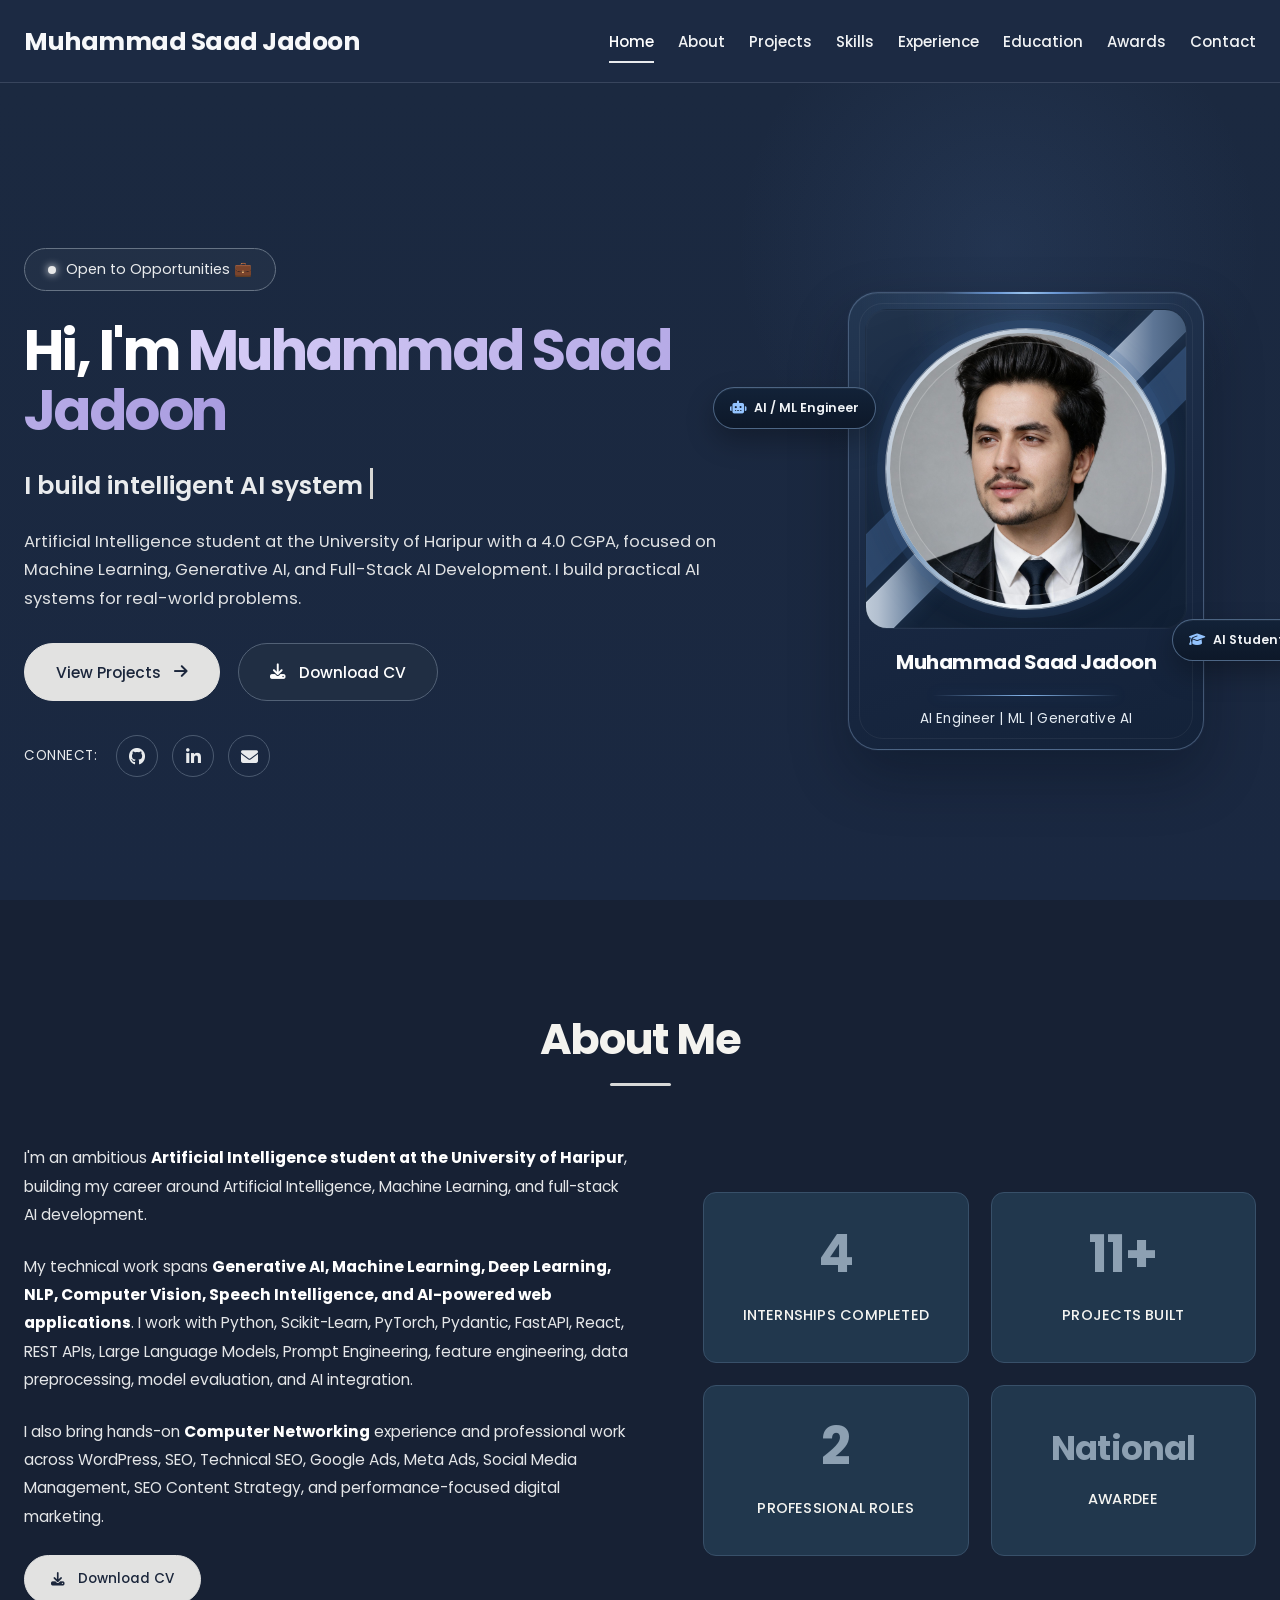
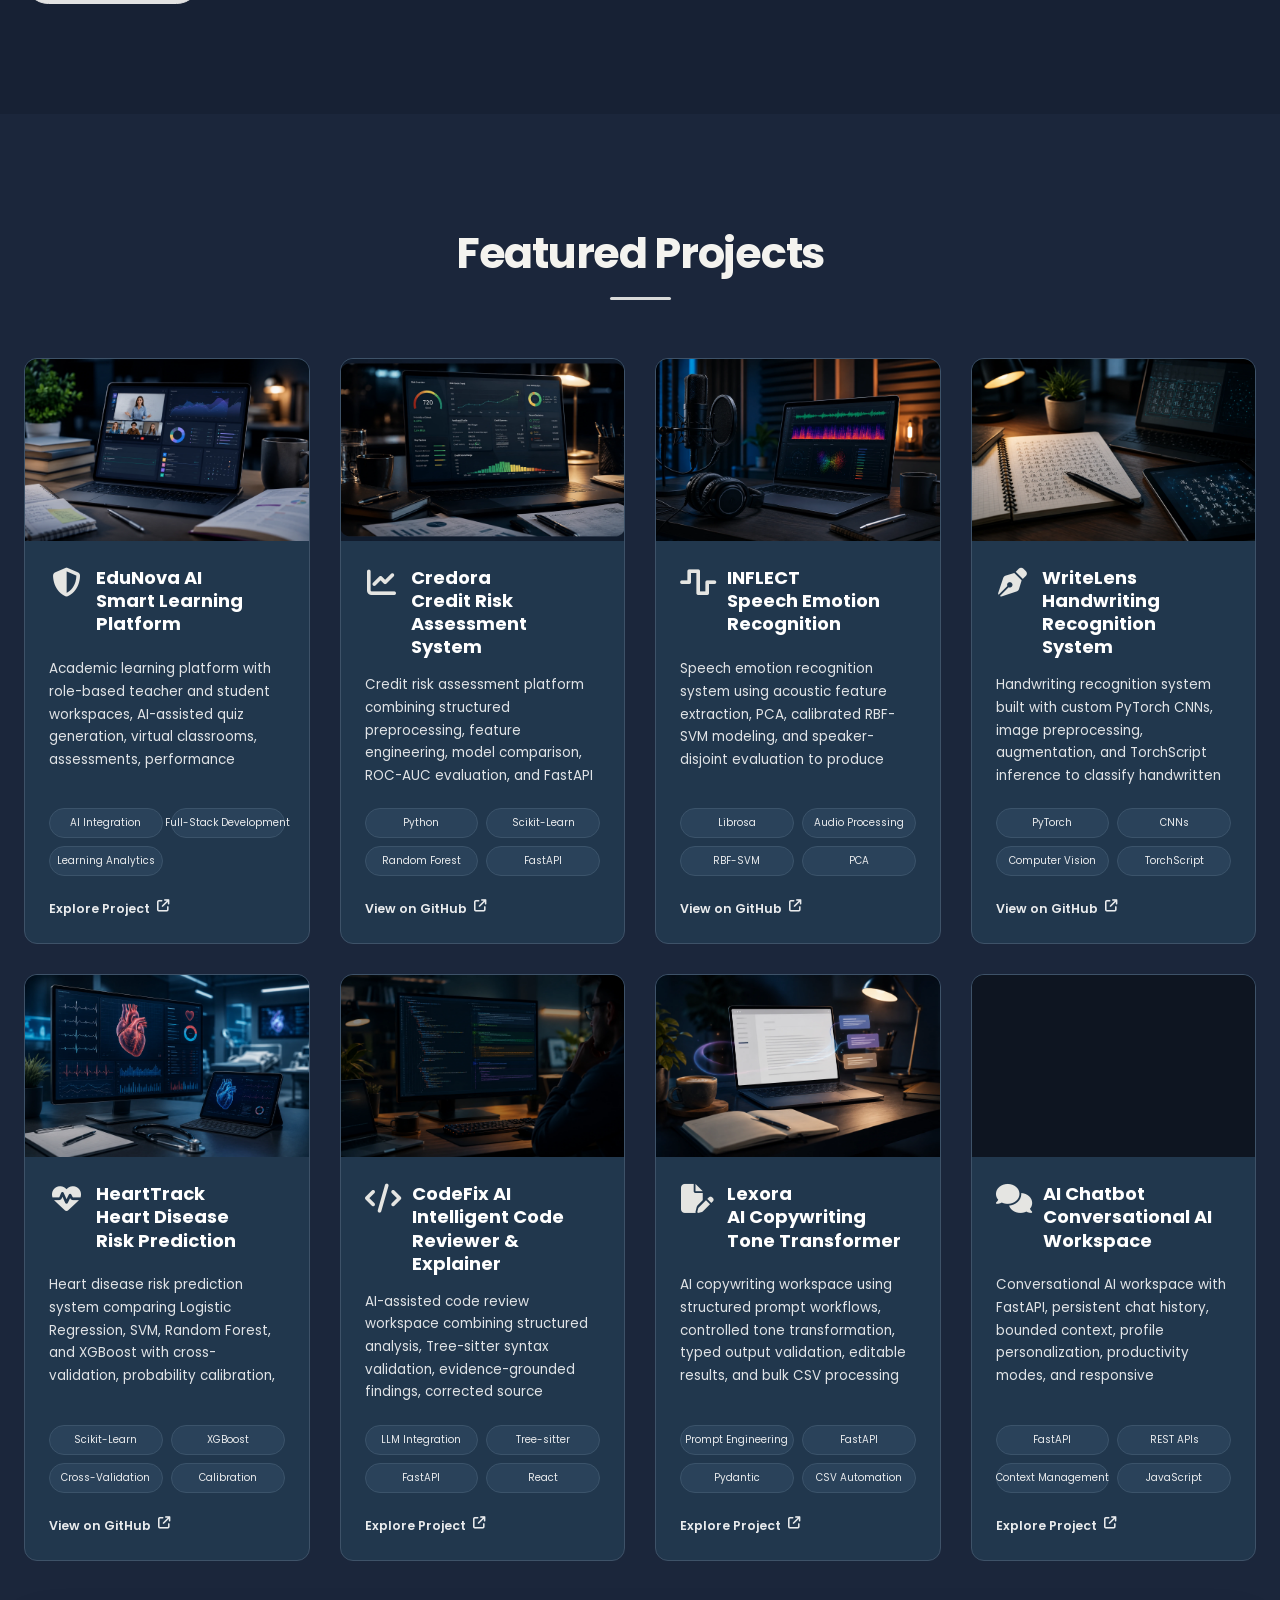
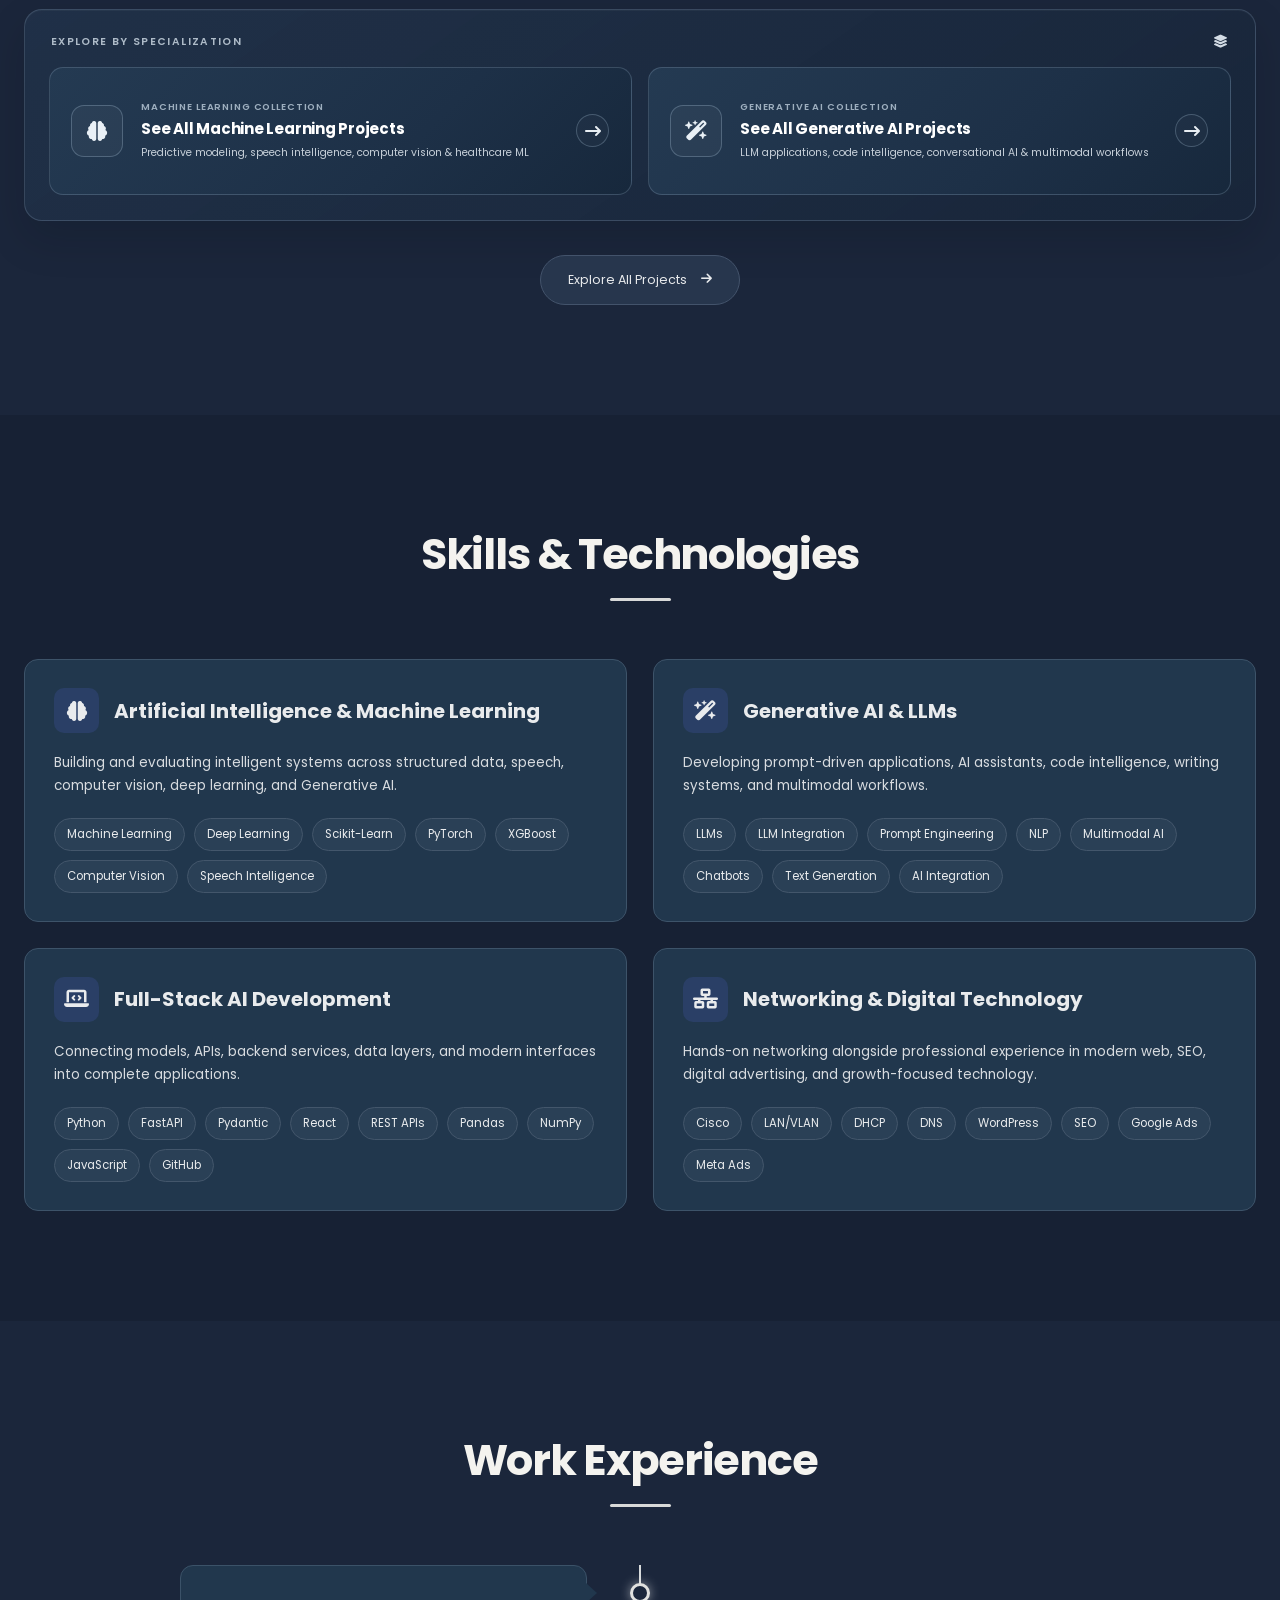
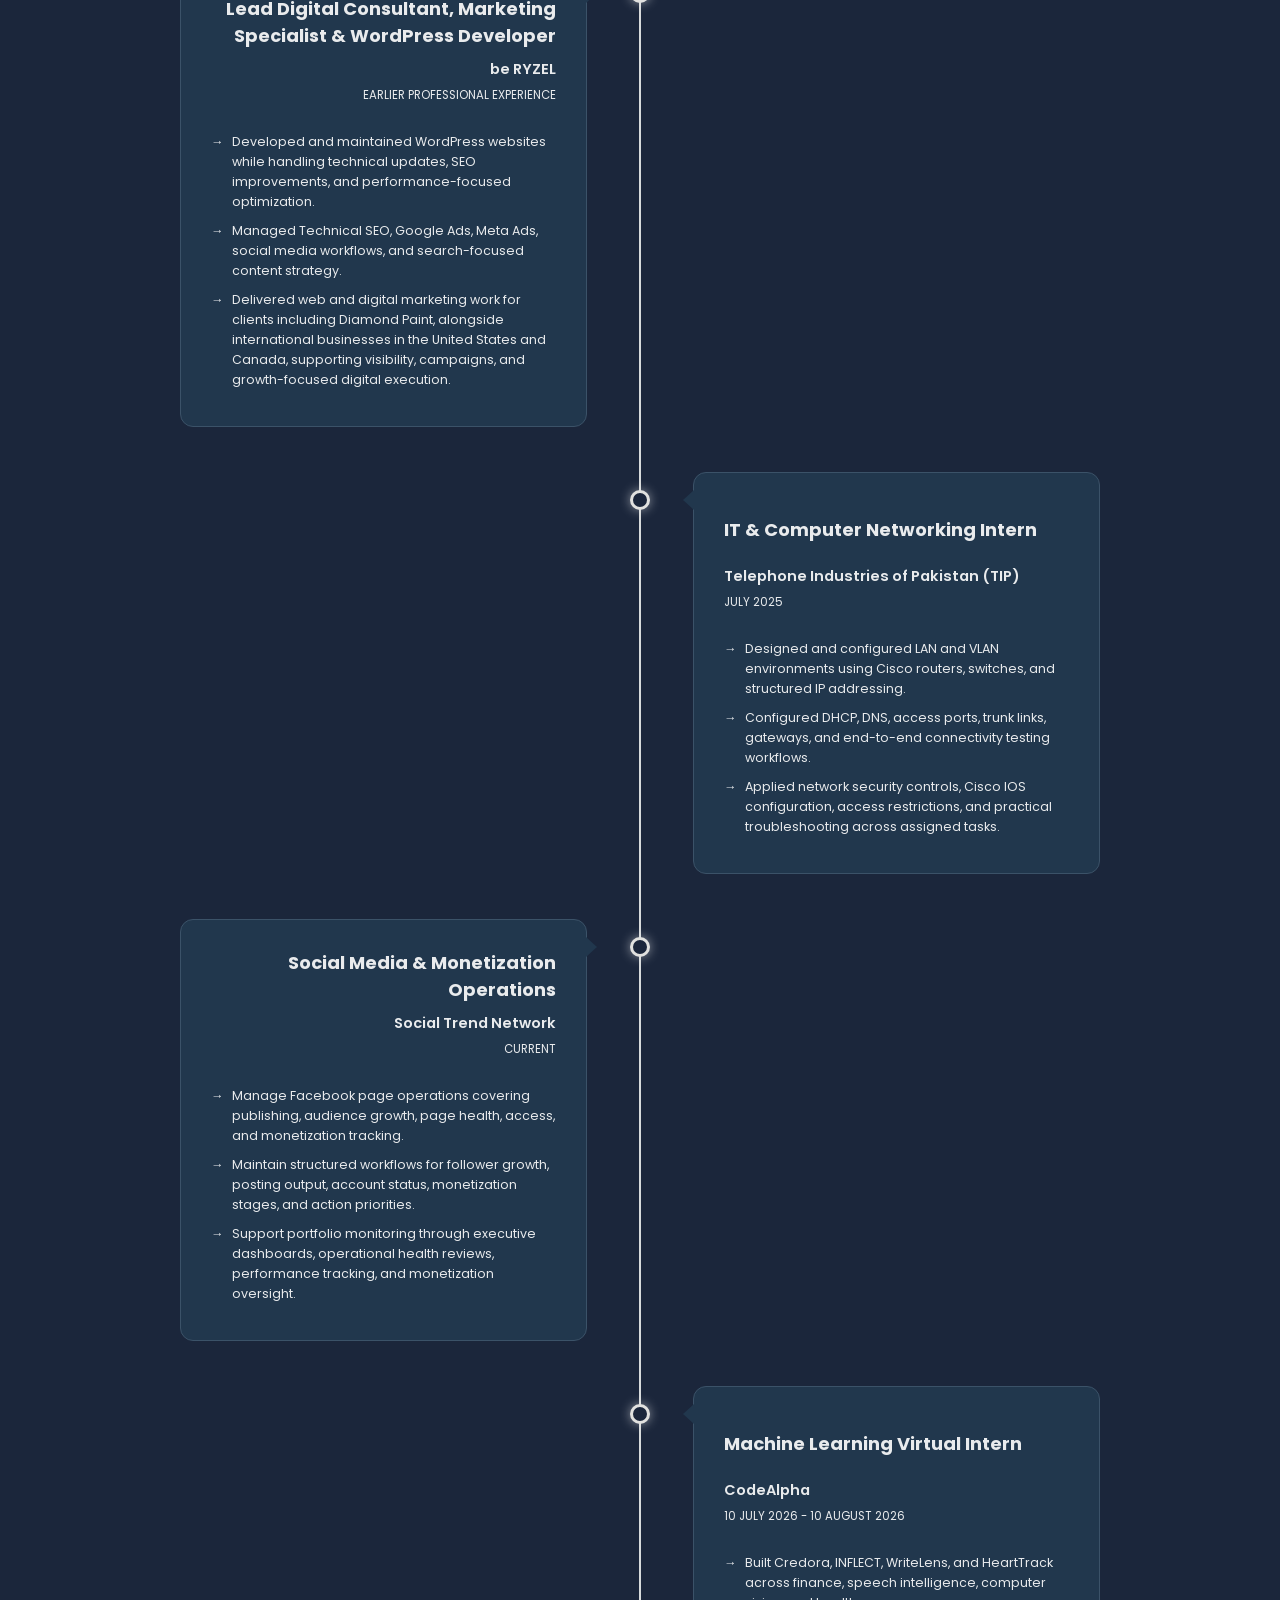
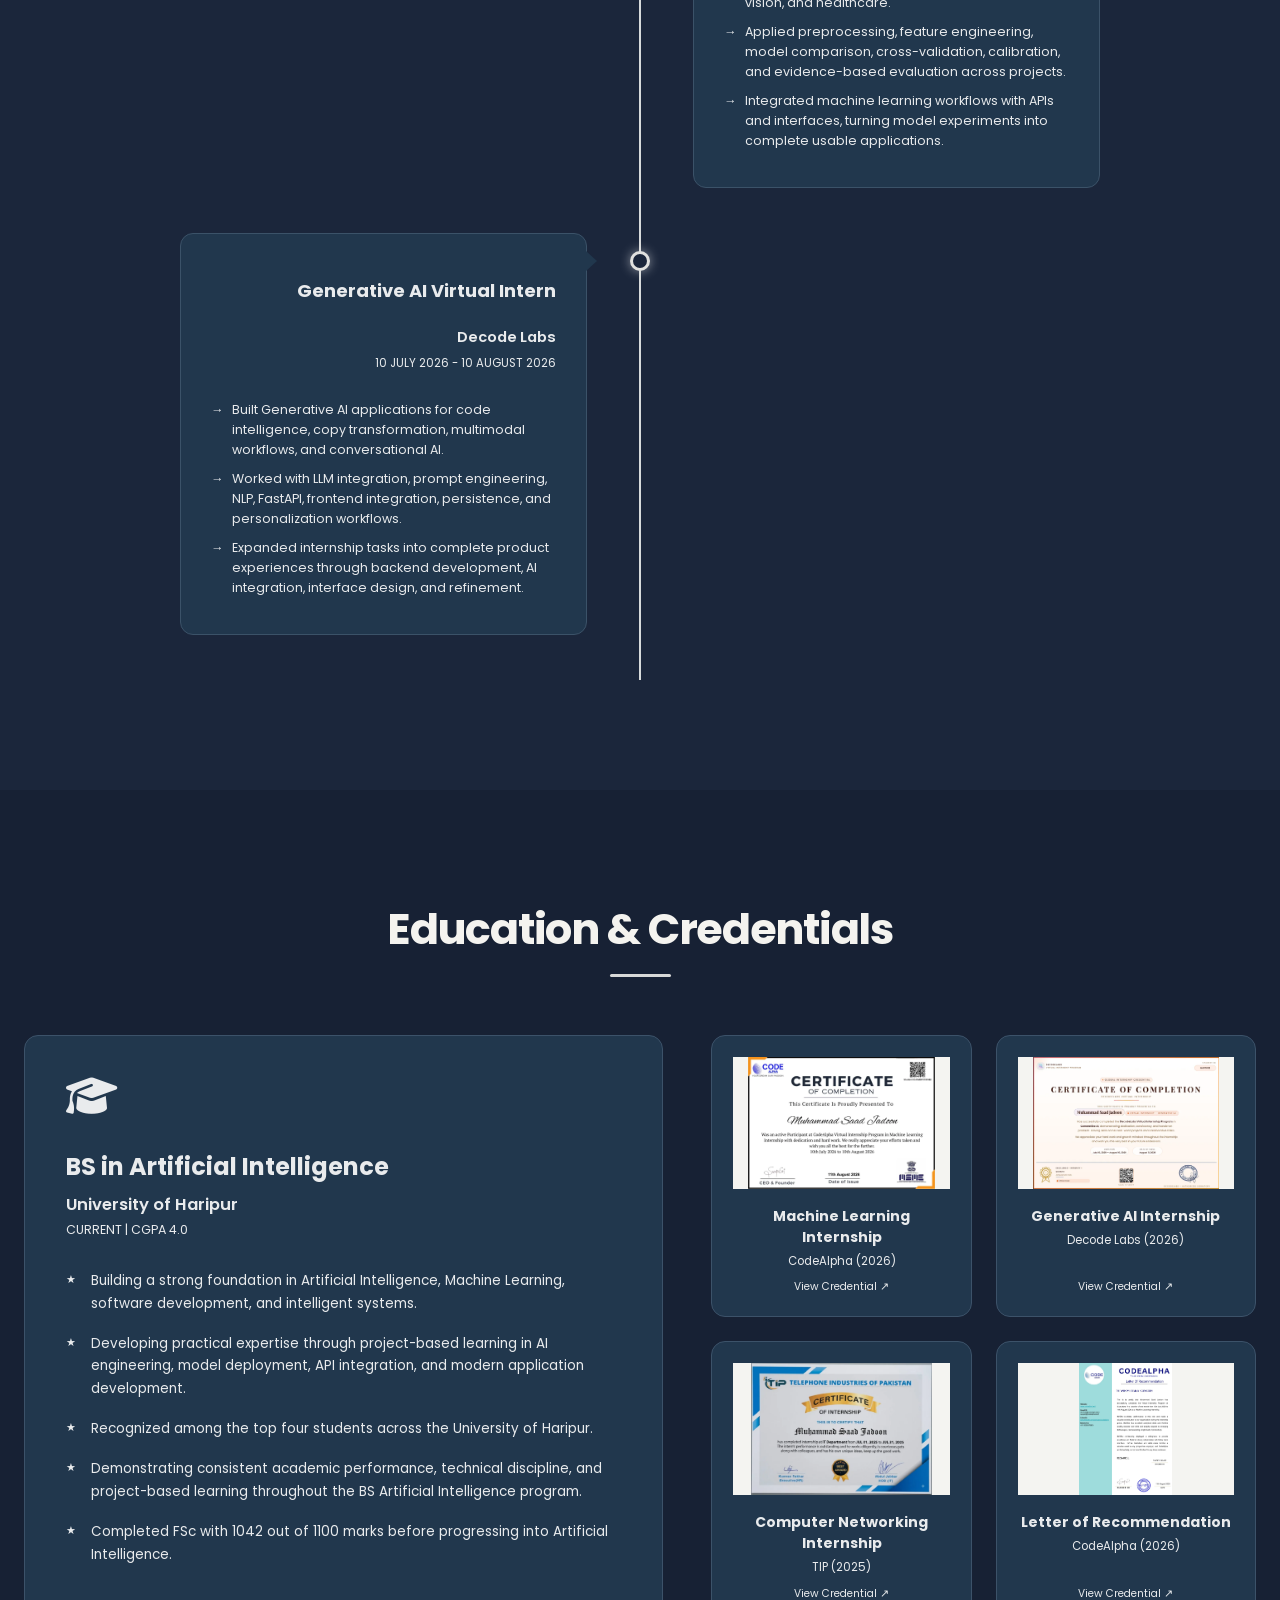
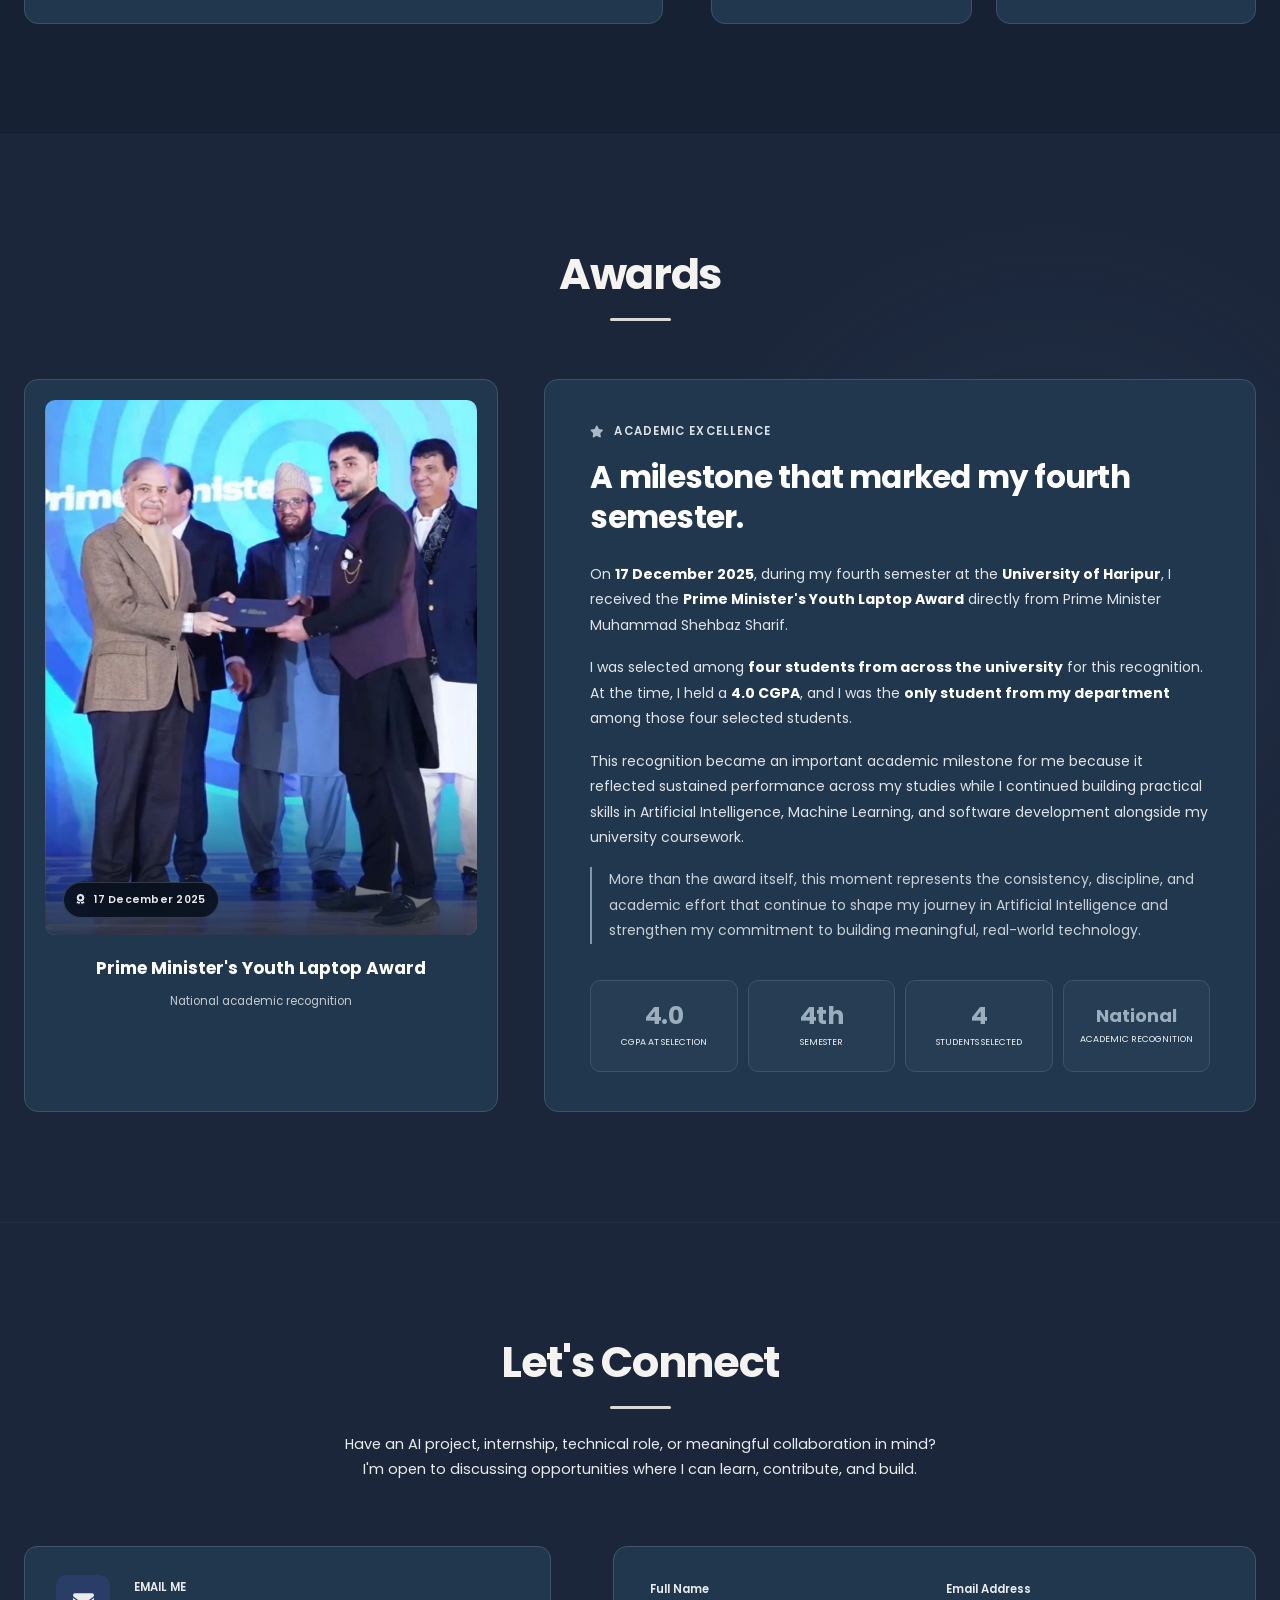
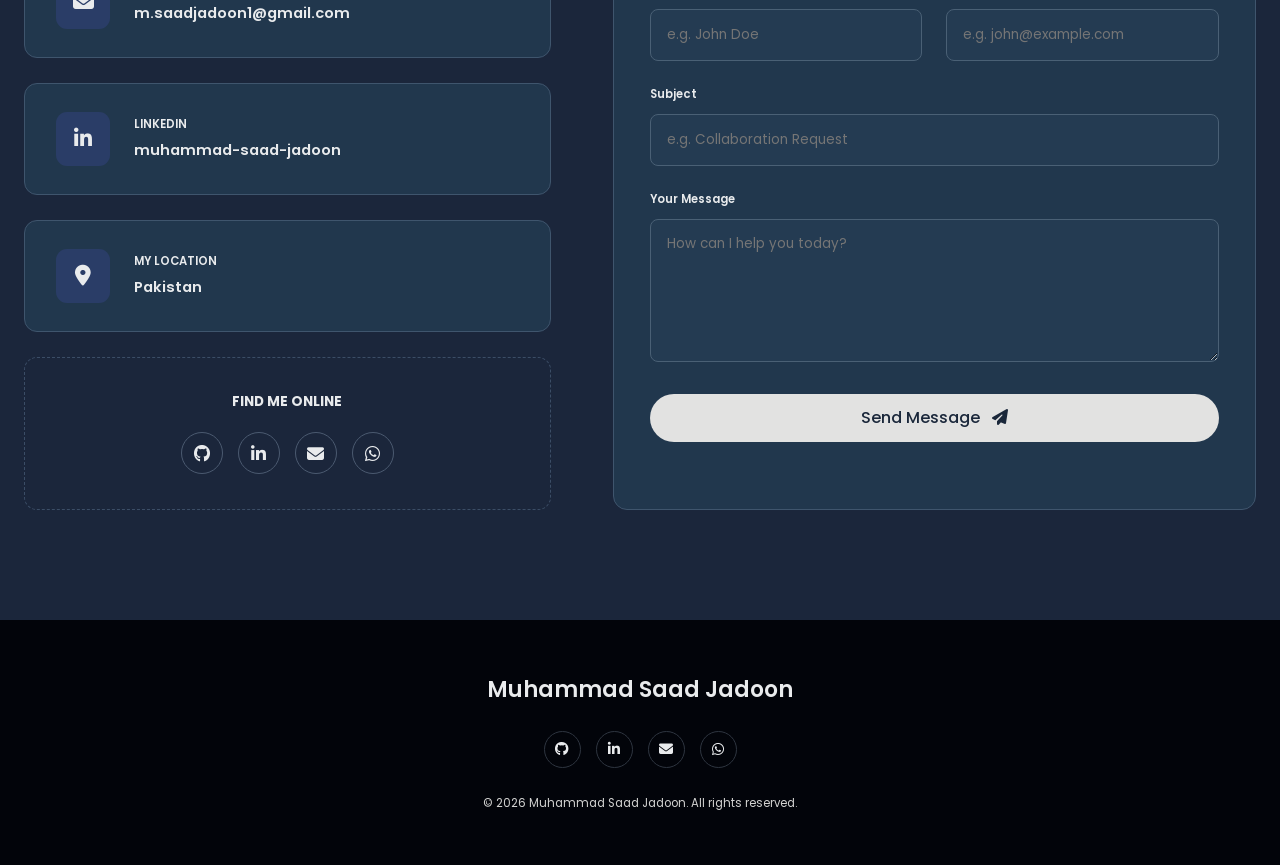
<file: index.html>
<!DOCTYPE html>

<html lang="en">
<head>
<meta charset="utf-8"/>
<meta content="width=device-width, initial-scale=1.0" name="viewport"/>
<meta content="Muhammad Saad Jadoon - Artificial Intelligence, Machine Learning, Generative AI and Full-Stack AI portfolio." name="description"/>
<title>Muhammad Saad Jadoon | AI &amp; ML Portfolio</title>
<link href="https://fonts.googleapis.com" rel="preconnect"/>
<link crossorigin="" href="https://fonts.gstatic.com" rel="preconnect"/>
<link href="https://fonts.googleapis.com/css2?family=Poppins:wght@300;400;500;600;700;800&amp;display=swap" rel="stylesheet"/>
<link href="https://cdnjs.cloudflare.com/ajax/libs/font-awesome/6.7.2/css/all.min.css" rel="stylesheet"/>
<link href="assets/css/style.css" rel="stylesheet"/></head>
<body>
<header class="navbar"><div class="container nav-inner"><a class="logo" href="#home">Muhammad Saad Jadoon</a><button class="nav-toggle" type="button" aria-label="Open navigation menu" aria-expanded="false"><i class="fa-solid fa-bars"></i></button><nav class="nav-links"><a href="#home">Home</a><a href="#about">About</a><a href="#projects">Projects</a><a href="#skills">Skills</a><a href="#experience">Experience</a><a href="#education">Education</a><a href="#awards">Awards</a><a href="#contact">Contact</a></nav></div></header>
<main>
<section class="home" id="home"><div class="container home-grid"><div class="home-copy reveal"><div class="opportunity"><span class="light"></span> Open to Opportunities 💼</div><h1>Hi, I'm <span class="name">Muhammad<br class="mobile-name-break"/> Saad<br class="desktop-name-break"/> Jadoon</span></h1><div class="typed-line"><span id="typed"></span><span class="cursor"></span></div><p>Artificial Intelligence student at the University of Haripur with a 4.0 CGPA, focused on Machine Learning, Generative AI, and Full-Stack AI Development. I build practical AI systems for real-world problems.</p><div class="home-actions"><a class="btn light" href="#projects">View Projects <i class="fa-solid fa-arrow-right"></i></a><a class="btn outline" download="" href="Muhammad_Saad_Jadoon_CV.pdf"><i class="fa-solid fa-download"></i> Download CV</a></div><div class="connect-row"><span class="label">CONNECT:</span><a aria-label="GitHub" class="social-circle" href="https://github.com/muhammadsaadjadoon" rel="noopener noreferrer" target="_blank" title="GitHub"><i class="fa-brands fa-github"></i></a><a aria-label="LinkedIn" class="social-circle" href="https://www.linkedin.com/in/muhammad-saad-jadoon/" rel="noopener noreferrer" target="_blank" title="LinkedIn"><i class="fa-brands fa-linkedin-in"></i></a><a aria-label="Email" class="social-circle" href="mailto:m.saadjadoon1@gmail.com" title="Email"><i class="fa-solid fa-envelope"></i></a></div></div><div class="profile-card reveal"><span class="float-pill left"><i class="fa-solid fa-robot"></i> AI / ML Engineer</span><div class="portrait-stage"><div class="portrait-ring"><img alt="Muhammad Saad Jadoon" src="assets/profile.jpg" decoding="async"/></div></div><span class="float-pill right"><i class="fa-solid fa-graduation-cap"></i> AI Student</span><div class="profile-name">Muhammad Saad Jadoon</div><div class="profile-role">AI Engineer | ML | Generative AI</div></div></div></section>
<section class="section alt about" id="about"><div class="container"><div class="section-head reveal"><h2>About Me</h2><div class="bar"></div></div><div class="about-grid"><div class="about-text reveal"><p>I'm an ambitious <strong>Artificial Intelligence student at the University of Haripur</strong>, building my career around Artificial Intelligence, Machine Learning, and full-stack AI development.</p><p>My technical work spans <strong>Generative AI, Machine Learning, Deep Learning, NLP, Computer Vision, Speech Intelligence, and AI-powered web applications</strong>. I work with Python, Scikit-Learn, PyTorch, Pydantic, FastAPI, React, REST APIs, Large Language Models, Prompt Engineering, feature engineering, data preprocessing, model evaluation, and AI integration.</p><p>I also bring hands-on <strong>Computer Networking</strong> experience and professional work across WordPress, SEO, Technical SEO, Google Ads, Meta Ads, Social Media Management, SEO Content Strategy, and performance-focused digital marketing.</p><a class="btn light" download="" href="Muhammad_Saad_Jadoon_CV.pdf"><i class="fa-solid fa-download"></i> Download CV</a></div><div class="stat-grid reveal"><div class="stat-card"><div><strong>4</strong><span>Internships Completed</span></div></div><div class="stat-card"><div><strong>11+</strong><span>Projects Built</span></div></div><div class="stat-card"><div><strong>2</strong><span>Professional Roles</span></div></div><div class="stat-card stat-card-text"><div><strong>National</strong><span>Awardee</span></div></div></div></div></div></section>
<section class="section" id="projects"><div class="container"><div class="section-head reveal"><h2>Featured Projects</h2><div class="bar"></div></div><div class="project-grid"><article class="project-card reveal"><div class="project-thumb"><img loading="lazy" decoding="async" alt="EduNova AI Smart Learning Platform" src="assets/edunova.webp"/></div><div class="project-body"><div class="project-title"><i class="fa-solid fa-shield-halved"></i><h3><span>EduNova AI</span><span>Smart Learning</span><span>Platform</span></h3></div><p>Academic learning platform with role-based teacher and student workspaces, AI-assisted quiz generation, virtual classrooms, assessments, performance analytics, and structured revision tools for learning.</p><div class="tags"><span>AI Integration</span><span>Full-Stack Development</span><span>Learning Analytics</span></div><a class="card-link" href="https://github.com/muhammadsaadjadoon" target="_blank">Explore Project <i class="fa-solid fa-arrow-up-right-from-square"></i></a></div></article><article class="project-card reveal"><div class="project-thumb"><img loading="lazy" decoding="async" src="assets/credora.webp"/></div><div class="project-body"><div class="project-title"><i class="fa-solid fa-chart-line"></i><h3><span>Credora</span><span>Credit Risk</span><span>Assessment System</span></h3></div><p>Credit risk assessment platform combining structured preprocessing, feature engineering, model comparison, ROC-AUC evaluation, and FastAPI inference to deliver consistent, interpretable applicant risk predictions.</p><div class="tags"><span>Python</span><span>Scikit-Learn</span><span>Random Forest</span><span>FastAPI</span></div><a class="card-link" href="https://github.com/muhammadsaadjadoon/CodeAlpha_Tasks" target="_blank">View on GitHub <i class="fa-solid fa-arrow-up-right-from-square"></i></a></div></article><article class="project-card reveal"><div class="project-thumb"><img loading="lazy" decoding="async" src="assets/inflect.webp"/></div><div class="project-body"><div class="project-title"><i class="fa-solid fa-wave-square"></i><h3><span>INFLECT</span><span>Speech Emotion</span><span>Recognition</span></h3></div><p>Speech emotion recognition system using acoustic feature extraction, PCA, calibrated RBF-SVM modeling, and speaker-disjoint evaluation to produce reliable emotion probability estimates from audio.</p><div class="tags"><span>Librosa</span><span>Audio Processing</span><span>RBF-SVM</span><span>PCA</span></div><a class="card-link" href="https://github.com/muhammadsaadjadoon/CodeAlpha_Tasks" target="_blank">View on GitHub <i class="fa-solid fa-arrow-up-right-from-square"></i></a></div></article><article class="project-card reveal"><div class="project-thumb"><img loading="lazy" decoding="async" src="assets/writelens.webp"/></div><div class="project-body"><div class="project-title"><i class="fa-solid fa-pen-nib"></i><h3><span>WriteLens</span><span>Handwriting</span><span>Recognition System</span></h3></div><p>Handwriting recognition system built with custom PyTorch CNNs, image preprocessing, augmentation, and TorchScript inference to classify handwritten digits and characters accurately across standard datasets.</p><div class="tags"><span>PyTorch</span><span>CNNs</span><span>Computer Vision</span><span>TorchScript</span></div><a class="card-link" href="https://github.com/muhammadsaadjadoon/CodeAlpha_Tasks" target="_blank">View on GitHub <i class="fa-solid fa-arrow-up-right-from-square"></i></a></div></article><article class="project-card reveal"><div class="project-thumb"><img loading="lazy" decoding="async" src="assets/hearttrack.webp"/></div><div class="project-body"><div class="project-title"><i class="fa-solid fa-heart-pulse"></i><h3><span>HeartTrack</span><span>Heart Disease</span><span>Risk Prediction</span></h3></div><p>Heart disease risk prediction system comparing Logistic Regression, SVM, Random Forest, and XGBoost with cross-validation, probability calibration, and structured clinical inputs for assessment.</p><div class="tags"><span>Scikit-Learn</span><span>XGBoost</span><span>Cross-Validation</span><span>Calibration</span></div><a class="card-link" href="https://github.com/muhammadsaadjadoon/CodeAlpha_Tasks" target="_blank">View on GitHub <i class="fa-solid fa-arrow-up-right-from-square"></i></a></div></article><article class="project-card reveal"><div class="project-thumb"><img loading="lazy" decoding="async" src="assets/codefix.webp"/></div><div class="project-body"><div class="project-title"><i class="fa-solid fa-code"></i><h3><span>CodeFix AI</span><span>Intelligent Code</span><span>Reviewer &amp; Explainer</span></h3></div><p>AI-assisted code review workspace combining structured analysis, Tree-sitter syntax validation, evidence-grounded findings, corrected source guidance, and clear technical explanations for practical software review.</p><div class="tags"><span>LLM Integration</span><span>Tree-sitter</span><span>FastAPI</span><span>React</span></div><a class="card-link" href="https://github.com/muhammadsaadjadoon" target="_blank">Explore Project <i class="fa-solid fa-arrow-up-right-from-square"></i></a></div></article><article class="project-card reveal"><div class="project-thumb"><img loading="lazy" decoding="async" src="assets/lexora.webp"/></div><div class="project-body"><div class="project-title"><i class="fa-solid fa-file-pen"></i><h3><span>Lexora</span><span>AI Copywriting</span><span>Tone Transformer</span></h3></div><p>AI copywriting workspace using structured prompt workflows, controlled tone transformation, typed output validation, editable results, and bulk CSV processing for consistent reusable marketing content.</p><div class="tags"><span>Prompt Engineering</span><span>FastAPI</span><span>Pydantic</span><span>CSV Automation</span></div><a class="card-link" href="https://github.com/muhammadsaadjadoon" target="_blank">Explore Project <i class="fa-solid fa-arrow-up-right-from-square"></i></a></div></article><article class="project-card reveal"><div class="project-thumb"><img loading="lazy" decoding="async" src="assets/chatbot.webp"/></div><div class="project-body"><div class="project-title"><i class="fa-solid fa-comments"></i><h3><span>AI Chatbot</span><span>Conversational AI</span><span>Workspace</span></h3></div><p>Conversational AI workspace with FastAPI, persistent chat history, bounded context, profile personalization, productivity modes, and responsive interaction flows for practical everyday assistance.</p><div class="tags"><span>FastAPI</span><span>REST APIs</span><span>Context Management</span><span>JavaScript</span></div><a class="card-link" href="https://github.com/muhammadsaadjadoon" target="_blank">Explore Project <i class="fa-solid fa-arrow-up-right-from-square"></i></a></div></article></div><div aria-label="Explore project collections" class="project-collections reveal">
<div class="project-collections-label">
<span>Explore by specialization</span>
<i class="fa-solid fa-layer-group"></i>
</div>
<div class="project-collection-grid">
<a class="project-collection-card ml-collection" href="machine-learning-projects.html">
<div class="collection-icon"><i class="fa-solid fa-brain"></i></div>
<div class="collection-copy">
<span class="collection-kicker">Machine Learning Collection</span>
<strong>See All Machine Learning Projects</strong>
<small>Predictive modeling, speech intelligence, computer vision &amp; healthcare ML</small>
</div>
<span class="collection-arrow"><i class="fa-solid fa-arrow-right-long"></i></span>
</a>
<a class="project-collection-card genai-collection" href="generative-ai-projects.html">
<div class="collection-icon"><i class="fa-solid fa-wand-magic-sparkles"></i></div>
<div class="collection-copy">
<span class="collection-kicker">Generative AI Collection</span>
<strong>See All Generative AI Projects</strong>
<small>LLM applications, code intelligence, conversational AI &amp; multimodal workflows</small>
</div>
<span class="collection-arrow"><i class="fa-solid fa-arrow-right-long"></i></span>
</a>
</div>
</div><div class="more-btn reveal"><a href="https://github.com/muhammadsaadjadoon" target="_blank">Explore All Projects <i class="fa-solid fa-arrow-right"></i></a></div></div></section>


<section class="section alt" id="skills"><div class="container"><div class="section-head reveal"><h2>Skills &amp; Technologies</h2><div class="bar"></div></div><div class="skills-grid"><div class="skill-panel reveal"><div class="skill-head"><div class="icon"><i class="fa-solid fa-brain"></i></div><h3>Artificial Intelligence &amp; Machine Learning</h3></div><p>Building and evaluating intelligent systems across structured data, speech, computer vision, deep learning, and Generative AI.</p><div class="skill-tags"><span>Machine Learning</span><span>Deep Learning</span><span>Scikit-Learn</span><span>PyTorch</span><span>XGBoost</span><span>Computer Vision</span><span>Speech Intelligence</span></div></div><div class="skill-panel reveal"><div class="skill-head"><div class="icon"><i class="fa-solid fa-wand-magic-sparkles"></i></div><h3>Generative AI &amp; LLMs</h3></div><p>Developing prompt-driven applications, AI assistants, code intelligence, writing systems, and multimodal workflows.</p><div class="skill-tags"><span>LLMs</span><span>LLM Integration</span><span>Prompt Engineering</span><span>NLP</span><span>Multimodal AI</span><span>Chatbots</span><span>Text Generation</span><span>AI Integration</span></div></div><div class="skill-panel reveal"><div class="skill-head"><div class="icon"><i class="fa-solid fa-laptop-code"></i></div><h3>Full-Stack AI Development</h3></div><p>Connecting models, APIs, backend services, data layers, and modern interfaces into complete applications.</p><div class="skill-tags"><span>Python</span><span>FastAPI</span><span>Pydantic</span><span>React</span><span>REST APIs</span><span>Pandas</span><span>NumPy</span><span>JavaScript</span><span>GitHub</span></div></div><div class="skill-panel reveal"><div class="skill-head"><div class="icon"><i class="fa-solid fa-network-wired"></i></div><h3>Networking &amp; Digital Technology</h3></div><p>Hands-on networking alongside professional experience in modern web, SEO, digital advertising, and growth-focused technology.</p><div class="skill-tags"><span>Cisco</span><span>LAN/VLAN</span><span>DHCP</span><span>DNS</span><span>WordPress</span><span>SEO</span><span>Google Ads</span><span>Meta Ads</span></div></div></div></div></section>
<section class="section" id="experience">
<div class="container">
<div class="section-head reveal">
<h2>Work Experience</h2>
<div class="bar"></div>
</div>
<div class="timeline experience-balanced">
<div class="timeline-item reveal">
<span class="timeline-dot"></span>
<div class="timeline-card">
<h3>Lead Digital Consultant, Marketing Specialist &amp; WordPress Developer</h3>
<div class="org">be RYZEL</div>
<div class="date">Earlier Professional Experience</div>
<ul>
<li>Developed and maintained WordPress websites while handling technical updates, SEO improvements, and performance-focused optimization.</li>
<li>Managed Technical SEO, Google Ads, Meta Ads, social media workflows, and search-focused content strategy.</li>
<li>Delivered web and digital marketing work for clients including Diamond Paint, alongside international businesses in the United States and Canada, supporting visibility, campaigns, and growth-focused digital execution.</li>
</ul>
</div>
</div>
<div class="timeline-item reveal">
<span class="timeline-dot"></span>
<div class="timeline-card">
<h3>IT &amp; Computer Networking Intern</h3>
<div class="org">Telephone Industries of Pakistan (TIP)</div>
<div class="date">July 2025</div>
<ul>
<li>Designed and configured LAN and VLAN environments using Cisco routers, switches, and structured IP addressing.</li>
<li>Configured DHCP, DNS, access ports, trunk links, gateways, and end-to-end connectivity testing workflows.</li>
<li>Applied network security controls, Cisco IOS configuration, access restrictions, and practical troubleshooting across assigned tasks.</li>
</ul>
</div>
</div>
<div class="timeline-item reveal">
<span class="timeline-dot"></span>
<div class="timeline-card">
<h3>Social Media &amp; Monetization Operations</h3>
<div class="org">Social Trend Network</div>
<div class="date">Current</div>
<ul>
<li>Manage Facebook page operations covering publishing, audience growth, page health, access, and monetization tracking.</li>
<li>Maintain structured workflows for follower growth, posting output, account status, monetization stages, and action priorities.</li>
<li>Support portfolio monitoring through executive dashboards, operational health reviews, performance tracking, and monetization oversight.</li>
</ul>
</div>
</div>
<div class="timeline-item reveal">
<span class="timeline-dot"></span>
<div class="timeline-card">
<h3>Machine Learning Virtual Intern</h3>
<div class="org">CodeAlpha</div>
<div class="date">10 July 2026 - 10 August 2026</div>
<ul>
<li>Built Credora, INFLECT, WriteLens, and HeartTrack across finance, speech intelligence, computer vision, and healthcare.</li>
<li>Applied preprocessing, feature engineering, model comparison, cross-validation, calibration, and evidence-based evaluation across projects.</li>
<li>Integrated machine learning workflows with APIs and interfaces, turning model experiments into complete usable applications.</li>
</ul>
</div>
</div>
<div class="timeline-item reveal">
<span class="timeline-dot"></span>
<div class="timeline-card">
<h3>Generative AI Virtual Intern</h3>
<div class="org">Decode Labs</div>
<div class="date">10 July 2026 - 10 August 2026</div>
<ul>
<li>Built Generative AI applications for code intelligence, copy transformation, multimodal workflows, and conversational AI.</li>
<li>Worked with LLM integration, prompt engineering, NLP, FastAPI, frontend integration, persistence, and personalization workflows.</li>
<li>Expanded internship tasks into complete product experiences through backend development, AI integration, interface design, and refinement.</li>
</ul>
</div>
</div>
</div>
</div>
</section>
<section class="section alt" id="education"><div class="container"><div class="section-head reveal"><h2>Education &amp; Credentials</h2><div class="bar"></div></div><div class="edu-grid"><div class="degree-card reveal"><i class="fa-solid fa-graduation-cap"></i><h3>BS in Artificial Intelligence</h3><div class="school">University of Haripur</div><div class="edate">Current | CGPA 4.0</div><ul><li>Building a strong foundation in Artificial Intelligence, Machine Learning, software development, and intelligent systems.</li><li>Developing practical expertise through project-based learning in AI engineering, model deployment, API integration, and modern application development.</li><li>Recognized among the top four students across the University of Haripur.</li><li>Demonstrating consistent academic performance, technical discipline, and project-based learning throughout the BS Artificial Intelligence program.</li><li>Completed FSc with 1042 out of 1100 marks before progressing into Artificial Intelligence.</li></ul></div><div class="cred-grid"><div class="cred reveal"><div class="cred-img"><img loading="lazy" decoding="async" src="assets/codealpha-certificate.webp"/></div><h4>Machine Learning Internship</h4><p>CodeAlpha (2026)</p><a href="assets/codealpha-certificate.png" target="_blank">View Credential ↗</a></div><div class="cred reveal"><div class="cred-img"><img loading="lazy" decoding="async" src="assets/decodelabs-certificate.webp"/></div><h4>Generative AI Internship</h4><p>Decode Labs (2026)</p><a href="assets/decodelabs-certificate.png" target="_blank">View Credential ↗</a></div><div class="cred reveal"><div class="cred-img"><img loading="lazy" decoding="async" src="assets/tip-certificate.webp"/></div><h4>Computer Networking Internship</h4><p>TIP (2025)</p><a href="assets/tip-certificate.jpg" target="_blank">View Credential ↗</a></div><div class="cred reveal"><div class="cred-img"><img loading="lazy" decoding="async" src="assets/codealpha-lor.webp"/></div><h4>Letter of Recommendation</h4><p>CodeAlpha (2026)</p><a href="assets/codealpha-lor.png" target="_blank">View Credential ↗</a></div></div></div></div></section>
<section class="section recognition-section" id="awards">
<div class="container">
<div class="section-head reveal">
<h2>Awards</h2>
<div class="bar"></div>
</div>
<div class="recognition-grid">
<figure class="recognition-photo-card reveal">
<div class="recognition-photo">
<img loading="lazy" decoding="async" alt="Prime Minister's Youth Laptop Award ceremony, 17 December 2025" src="assets/pm_youth_laptop_award_2025.webp"/>
<div class="recognition-photo-badge">
<i class="fa-solid fa-award"></i>
<span>17 December 2025</span>
</div>
</div>
<figcaption>
<strong>Prime Minister's Youth Laptop Award</strong>
<span>National academic recognition</span>
</figcaption>
</figure>
<article class="recognition-story reveal">
<div class="recognition-eyebrow">
<i class="fa-solid fa-star"></i>
          Academic Excellence
        </div>
<h3>A milestone that marked my fourth semester.</h3>
<p>
          On <strong>17 December 2025</strong>, during my fourth semester at the
          <strong>University of Haripur</strong>, I received the
          <strong>Prime Minister's Youth Laptop Award</strong> directly from
          Prime Minister Muhammad Shehbaz Sharif.
        </p>
<p>
          I was selected among <strong>four students from across the university</strong>
          for this recognition. At the time, I held a <strong>4.0 CGPA</strong>,
          and I was the <strong>only student from my department</strong> among those
          four selected students.
        </p>
<p>
          This recognition became an important academic milestone for me because it
          reflected sustained performance across my studies while I continued building
          practical skills in Artificial Intelligence, Machine Learning, and software
          development alongside my university coursework.
        </p>
<p class="recognition-note">
          More than the award itself, this moment represents the consistency,
          discipline, and academic effort that continue to shape my journey in
          Artificial Intelligence and strengthen my commitment to building meaningful,
          real-world technology.
        </p>
<div class="recognition-facts">
<div>
<strong>4.0</strong>
<span>CGPA at Selection</span>
</div>
<div>
<strong>4th</strong>
<span>Semester</span>
</div>
<div>
<strong>4</strong>
<span>Students Selected</span>
</div>
<div class="fact-wide">
<strong>National</strong>
<span>Academic Recognition</span>
</div>
</div>
</article>
</div>
</div>
</section>
<section class="section" id="contact"><div class="container"><div class="section-head reveal"><h2>Let's Connect</h2><div class="bar"></div></div><p class="contact-intro reveal">Have an AI project, internship, technical role, or meaningful collaboration in mind? I'm open to discussing opportunities where I can learn, contribute, and build.</p><div class="contact-grid"><div class="contact-stack reveal"><a class="contact-card" href="mailto:m.saadjadoon1@gmail.com"><div class="iconbox"><i class="fa-solid fa-envelope"></i></div><div><div class="small">Email Me</div><div class="value">m.saadjadoon1@gmail.com</div></div></a><a class="contact-card" href="https://www.linkedin.com/in/muhammad-saad-jadoon/" target="_blank"><div class="iconbox"><i class="fa-brands fa-linkedin-in"></i></div><div><div class="small">LinkedIn</div><div class="value">muhammad-saad-jadoon</div></div></a><div class="contact-card"><div class="iconbox"><i class="fa-solid fa-location-dot"></i></div><div><div class="small">My Location</div><div class="value">Pakistan</div></div></div><div class="online-box"><strong>Find Me Online</strong><div class="online-social"><a aria-label="GitHub" class="social-circle" href="https://github.com/muhammadsaadjadoon" rel="noopener noreferrer" target="_blank" title="GitHub"><i class="fa-brands fa-github"></i></a><a aria-label="LinkedIn" class="social-circle" href="https://www.linkedin.com/in/muhammad-saad-jadoon/" rel="noopener noreferrer" target="_blank" title="LinkedIn"><i class="fa-brands fa-linkedin-in"></i></a><a aria-label="Email" class="social-circle" href="mailto:m.saadjadoon1@gmail.com" title="Email"><i class="fa-solid fa-envelope"></i></a><a aria-label="WhatsApp" class="social-circle" href="https://wa.me/923367705145" rel="noopener noreferrer" target="_blank" title="Chat on WhatsApp"><i class="fa-brands fa-whatsapp"></i></a></div></div></div><form action="/thanks.html" class="contact-form reveal" data-netlify="true" method="POST" name="portfolio-contact" netlify-honeypot="bot-field"><input name="form-name" type="hidden" value="portfolio-contact"/><p style="display:none"><input name="bot-field"/></p><div class="form-row"><div class="field"><label>Full Name</label><input name="name" placeholder="e.g. John Doe" required=""/></div><div class="field"><label>Email Address</label><input name="email" placeholder="e.g. john@example.com" required="" type="email"/></div></div><div class="field"><label>Subject</label><input name="subject" placeholder="e.g. Collaboration Request" required=""/></div><div class="field"><label>Your Message</label><textarea name="message" placeholder="How can I help you today?" required=""></textarea></div><button class="send" type="submit">Send Message   <i class="fa-solid fa-paper-plane"></i></button></form></div></div></section>
</main>
<footer class="footer"><div class="container"><div class="footer-name">Muhammad Saad Jadoon</div><div class="online-social"><a aria-label="GitHub" class="social-circle" href="https://github.com/muhammadsaadjadoon" rel="noopener noreferrer" target="_blank" title="GitHub"><i class="fa-brands fa-github"></i></a><a aria-label="LinkedIn" class="social-circle" href="https://www.linkedin.com/in/muhammad-saad-jadoon/" rel="noopener noreferrer" target="_blank" title="LinkedIn"><i class="fa-brands fa-linkedin-in"></i></a><a aria-label="Email" class="social-circle" href="mailto:m.saadjadoon1@gmail.com" title="Email"><i class="fa-solid fa-envelope"></i></a><a aria-label="WhatsApp" class="social-circle" href="https://wa.me/923367705145" rel="noopener noreferrer" target="_blank" title="Chat on WhatsApp"><i class="fa-brands fa-whatsapp"></i></a></div><div class="copyright">© 2026 Muhammad Saad Jadoon. All rights reserved.</div></div></footer>
<a class="to-top" href="#home"><i class="fa-solid fa-arrow-up"></i></a>
<script src="assets/js/main.js"></script>
</body></html>
</file>
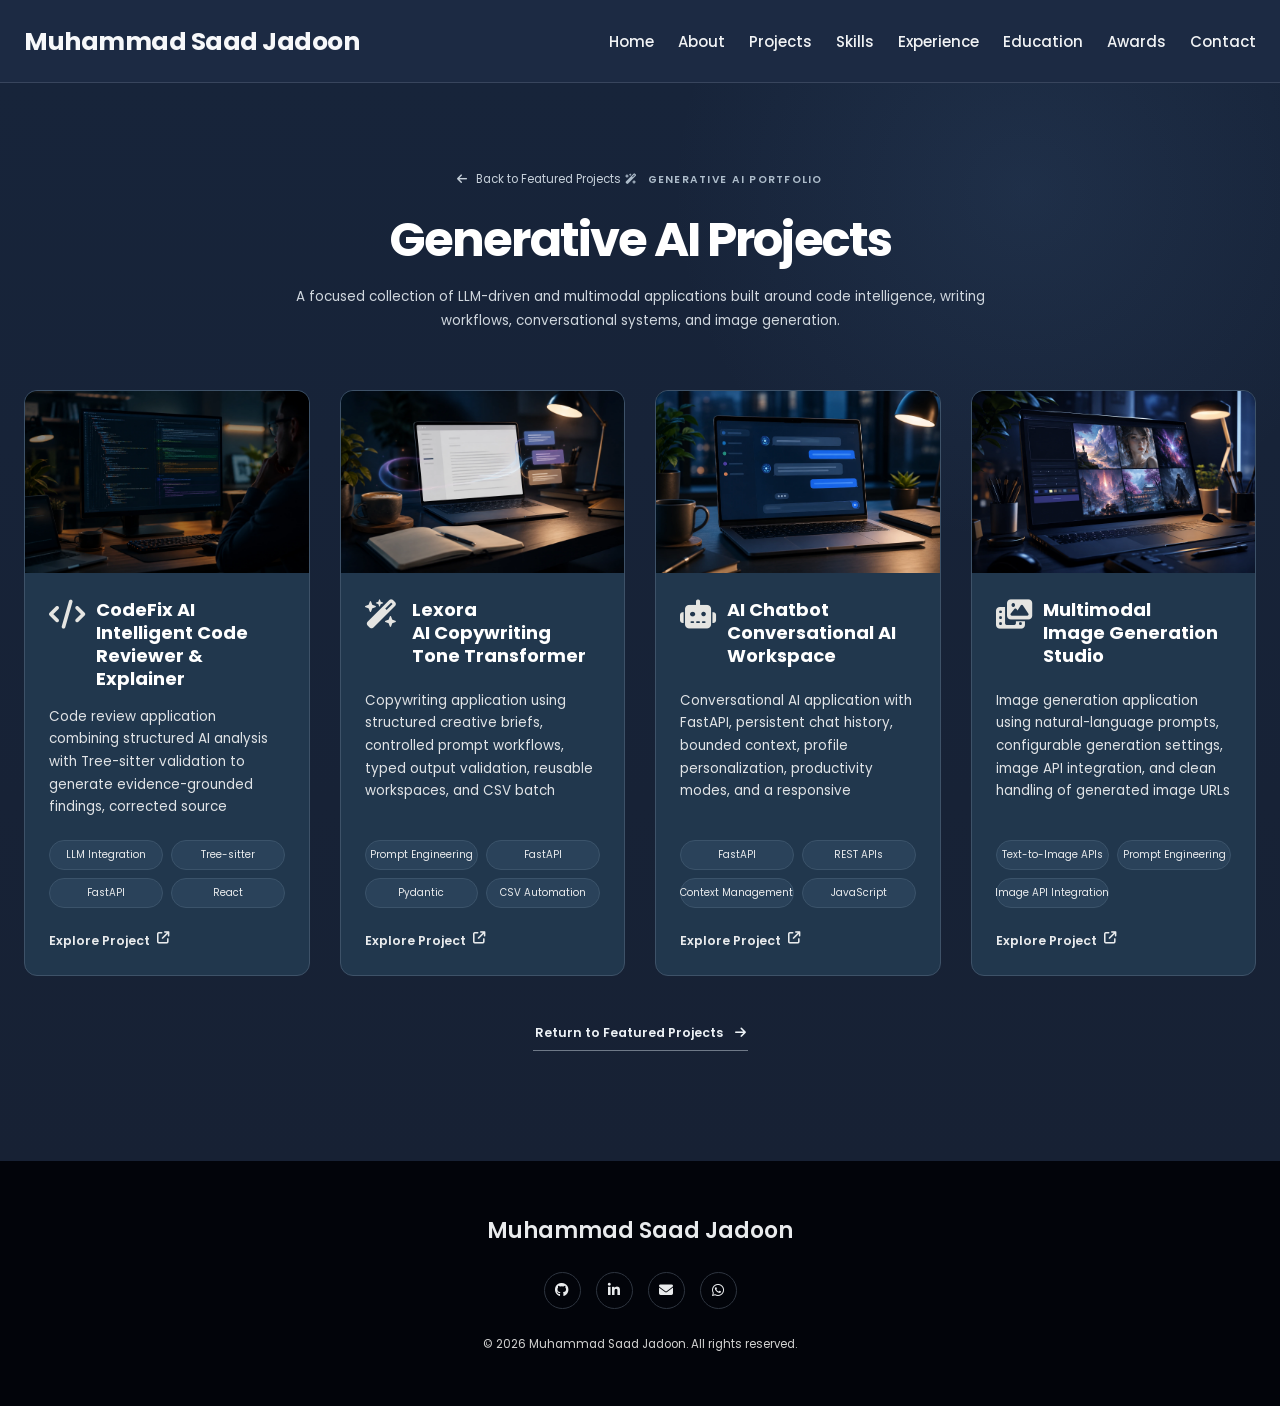
<file: generative-ai-projects.html>
<!DOCTYPE html>
<html lang="en">
<head>
<meta charset="utf-8"/>
<meta content="width=device-width, initial-scale=1.0" name="viewport"/>
<meta content="Muhammad Saad Jadoon - Artificial Intelligence, Machine Learning, Generative AI and Full-Stack AI portfolio." name="description"/>
<title>Muhammad Saad Jadoon | AI &amp; ML Portfolio</title>
<link href="https://fonts.googleapis.com" rel="preconnect"/>
<link crossorigin="" href="https://fonts.gstatic.com" rel="preconnect"/>
<link href="https://fonts.googleapis.com/css2?family=Poppins:wght@300;400;500;600;700;800&amp;display=swap" rel="stylesheet"/>
<link href="https://cdnjs.cloudflare.com/ajax/libs/font-awesome/6.7.2/css/all.min.css" rel="stylesheet"/>
<link href="assets/css/style.css" rel="stylesheet"/></head>
<body class="project-library-body">
<header class="navbar"><div class="container nav-inner"><a class="logo" href="index.html#home">Muhammad Saad Jadoon</a><button class="nav-toggle" type="button" aria-label="Open navigation menu" aria-expanded="false"><i class="fa-solid fa-bars"></i></button><nav class="nav-links"><a href="index.html#home">Home</a><a href="index.html#about">About</a><a href="index.html#projects">Projects</a><a href="index.html#skills">Skills</a><a href="index.html#experience">Experience</a><a href="index.html#education">Education</a><a href="index.html#awards">Awards</a><a href="index.html#contact">Contact</a></nav></div></header>
<main>
<section class="project-library-hero section genai-library" id="project-library">
  <div class="container">
    <div class="project-library-intro reveal">
      <a class="library-back" href="index.html#projects"><i class="fa-solid fa-arrow-left"></i> Back to Featured Projects</a>
      <div class="library-eyebrow"><i class="fa-solid fa-wand-magic-sparkles"></i> Generative AI Portfolio</div>
      <h1>Generative AI Projects</h1>
      <p>A focused collection of LLM-driven and multimodal applications built around code intelligence, writing workflows, conversational systems, and image generation.</p>
    </div>
    <div class="project-grid project-library-grid">
      <article class="project-card reveal"><div class="project-thumb"><img loading="lazy" decoding="async" src="assets/codefix.webp"/></div><div class="project-body"><div class="project-title"><i class="fa-solid fa-code"></i><h3><span>CodeFix AI</span><span>Intelligent Code</span><span>Reviewer &amp; Explainer</span></h3></div><p>Code review application combining structured AI analysis with Tree-sitter validation to generate evidence-grounded findings, corrected source guidance, quality checks, and clear technical explanations for developers.</p><div class="tags"><span>LLM Integration</span><span>Tree-sitter</span><span>FastAPI</span><span>React</span></div><a class="card-link" href="https://github.com/muhammadsaadjadoon" target="_blank">Explore Project <i class="fa-solid fa-arrow-up-right-from-square"></i></a></div></article>
<article class="project-card reveal"><div class="project-thumb"><img loading="lazy" decoding="async" src="assets/lexora.webp"/></div><div class="project-body"><div class="project-title"><i class="fa-solid fa-wand-magic-sparkles"></i><h3><span>Lexora</span><span>AI Copywriting</span><span>Tone Transformer</span></h3></div><p>Copywriting application using structured creative briefs, controlled prompt workflows, typed output validation, reusable workspaces, and CSV batch processing to produce consistent platform-ready marketing content.</p><div class="tags"><span>Prompt Engineering</span><span>FastAPI</span><span>Pydantic</span><span>CSV Automation</span></div><a class="card-link" href="https://github.com/muhammadsaadjadoon" target="_blank">Explore Project <i class="fa-solid fa-arrow-up-right-from-square"></i></a></div></article>
<article class="project-card reveal"><div class="project-thumb"><img loading="lazy" decoding="async" src="assets/chatbot.webp"/></div><div class="project-body"><div class="project-title"><i class="fa-solid fa-robot"></i><h3><span>AI Chatbot</span><span>Conversational AI</span><span>Workspace</span></h3></div><p>Conversational AI application with FastAPI, persistent chat history, bounded context, profile personalization, productivity modes, and a responsive JavaScript workspace for practical daily assistance.</p><div class="tags"><span>FastAPI</span><span>REST APIs</span><span>Context Management</span><span>JavaScript</span></div><a class="card-link" href="https://github.com/muhammadsaadjadoon" target="_blank">Explore Project <i class="fa-solid fa-arrow-up-right-from-square"></i></a></div></article>
<article class="project-card reveal"><div class="project-thumb"><img loading="lazy" decoding="async" src="assets/multimodal.webp"/></div><div class="project-body"><div class="project-title"><i class="fa-solid fa-photo-film"></i><h3><span>Multimodal</span><span>Image Generation</span><span>Studio</span></h3></div><p>Image generation application using natural-language prompts, configurable generation settings, image API integration, and clean handling of generated image URLs or binary output for creative workflows.</p><div class="tags"><span>Text-to-Image APIs</span><span>Prompt Engineering</span><span>Image API Integration</span></div><a class="card-link" href="https://github.com/muhammadsaadjadoon" target="_blank">Explore Project <i class="fa-solid fa-arrow-up-right-from-square"></i></a></div></article>
    </div>
    <div class="library-footer-actions reveal">
      <a class="library-home-link" href="index.html#projects">Return to Featured Projects <i class="fa-solid fa-arrow-right"></i></a>
    </div>
  </div>
</section>
</main>
<footer class="footer"><div class="container"><div class="footer-name">Muhammad Saad Jadoon</div><div class="online-social"><a aria-label="GitHub" class="social-circle" href="https://github.com/muhammadsaadjadoon" rel="noopener noreferrer" target="_blank" title="GitHub"><i class="fa-brands fa-github"></i></a><a aria-label="LinkedIn" class="social-circle" href="https://www.linkedin.com/in/muhammad-saad-jadoon/" rel="noopener noreferrer" target="_blank" title="LinkedIn"><i class="fa-brands fa-linkedin-in"></i></a><a aria-label="Email" class="social-circle" href="mailto:m.saadjadoon1@gmail.com" title="Email"><i class="fa-solid fa-envelope"></i></a><a aria-label="WhatsApp" class="social-circle" href="https://wa.me/923367705145" rel="noopener noreferrer" target="_blank" title="Chat on WhatsApp"><i class="fa-brands fa-whatsapp"></i></a></div><div class="copyright">© 2026 Muhammad Saad Jadoon. All rights reserved.</div></div></footer>
<a class="to-top" href="#project-library"><i class="fa-solid fa-arrow-up"></i></a>
<script src="assets/js/main.js"></script>
</body>
</html>
</file>
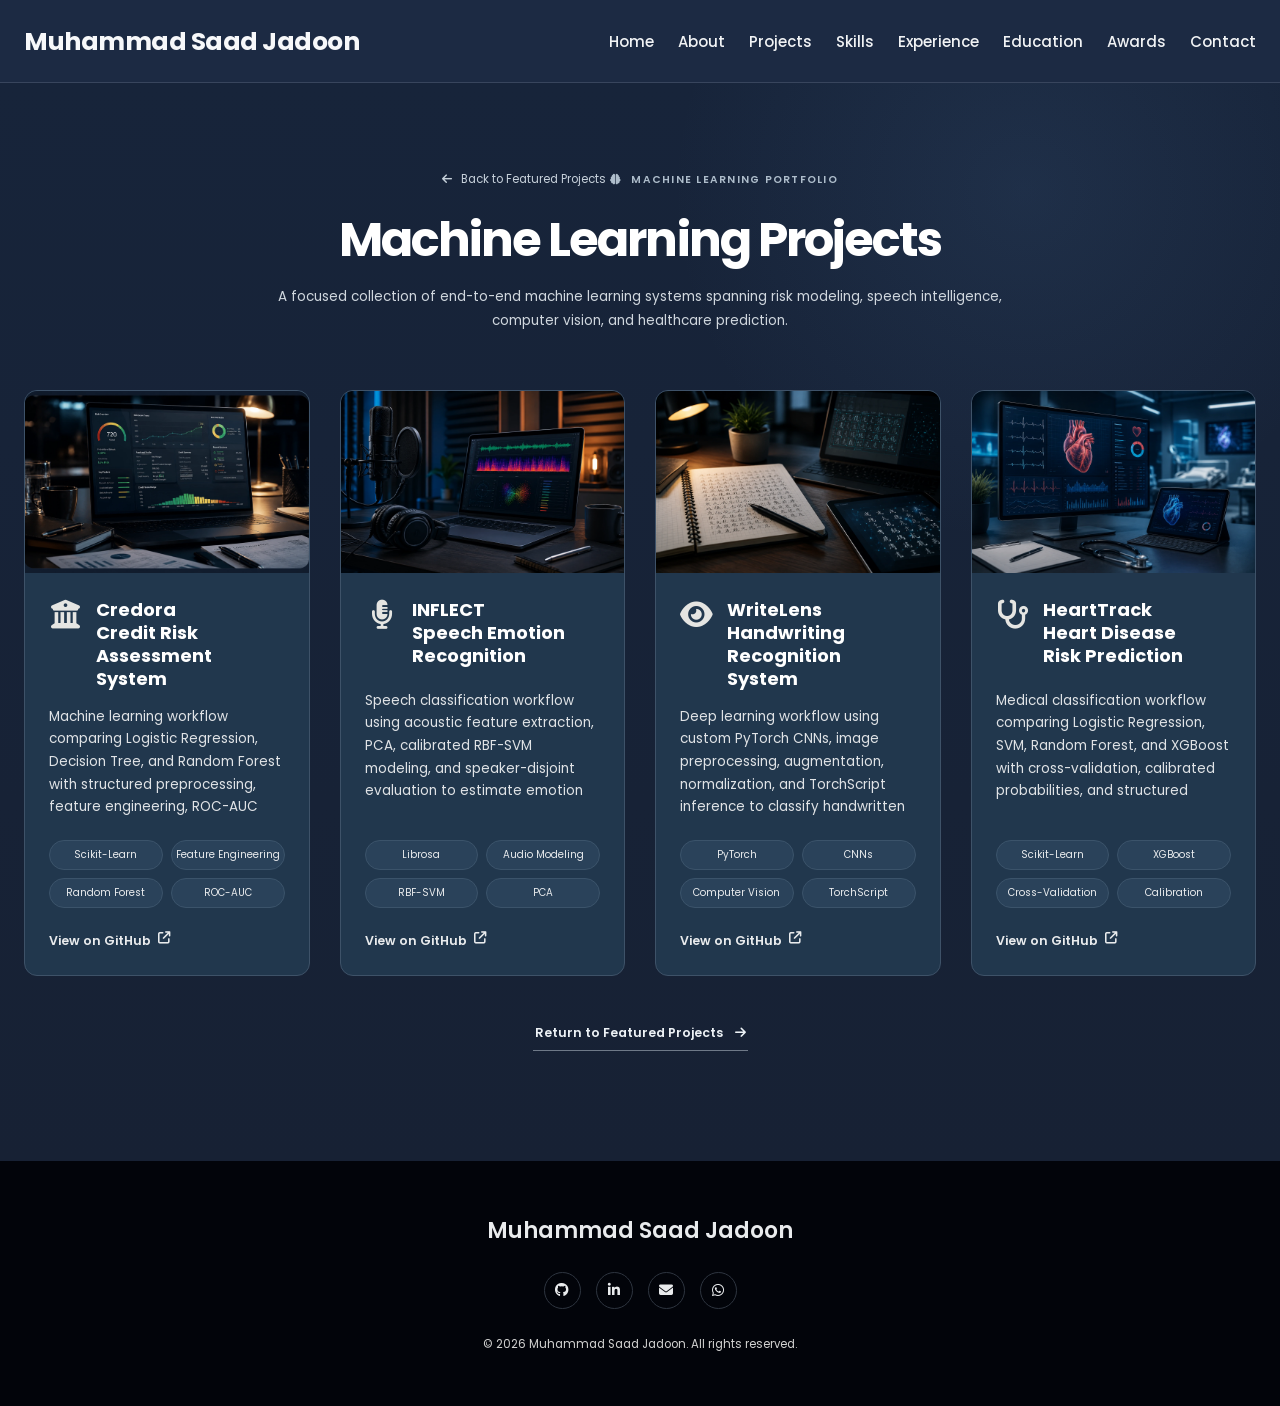
<file: machine-learning-projects.html>
<!DOCTYPE html>
<html lang="en">
<head>
<meta charset="utf-8"/>
<meta content="width=device-width, initial-scale=1.0" name="viewport"/>
<meta content="Muhammad Saad Jadoon - Artificial Intelligence, Machine Learning, Generative AI and Full-Stack AI portfolio." name="description"/>
<title>Muhammad Saad Jadoon | AI &amp; ML Portfolio</title>
<link href="https://fonts.googleapis.com" rel="preconnect"/>
<link crossorigin="" href="https://fonts.gstatic.com" rel="preconnect"/>
<link href="https://fonts.googleapis.com/css2?family=Poppins:wght@300;400;500;600;700;800&amp;display=swap" rel="stylesheet"/>
<link href="https://cdnjs.cloudflare.com/ajax/libs/font-awesome/6.7.2/css/all.min.css" rel="stylesheet"/>
<link href="assets/css/style.css" rel="stylesheet"/></head>
<body class="project-library-body">
<header class="navbar"><div class="container nav-inner"><a class="logo" href="index.html#home">Muhammad Saad Jadoon</a><button class="nav-toggle" type="button" aria-label="Open navigation menu" aria-expanded="false"><i class="fa-solid fa-bars"></i></button><nav class="nav-links"><a href="index.html#home">Home</a><a href="index.html#about">About</a><a href="index.html#projects">Projects</a><a href="index.html#skills">Skills</a><a href="index.html#experience">Experience</a><a href="index.html#education">Education</a><a href="index.html#awards">Awards</a><a href="index.html#contact">Contact</a></nav></div></header>
<main>
<section class="project-library-hero section ml-library" id="project-library">
  <div class="container">
    <div class="project-library-intro reveal">
      <a class="library-back" href="index.html#projects"><i class="fa-solid fa-arrow-left"></i> Back to Featured Projects</a>
      <div class="library-eyebrow"><i class="fa-solid fa-brain"></i> Machine Learning Portfolio</div>
      <h1>Machine Learning Projects</h1>
      <p>A focused collection of end-to-end machine learning systems spanning risk modeling, speech intelligence, computer vision, and healthcare prediction.</p>
    </div>
    <div class="project-grid project-library-grid">
      <article class="project-card reveal"><div class="project-thumb"><img loading="lazy" decoding="async" src="assets/credora.webp"/></div><div class="project-body"><div class="project-title"><i class="fa-solid fa-building-columns"></i><h3><span>Credora</span><span>Credit Risk</span><span>Assessment System</span></h3></div><p>Machine learning workflow comparing Logistic Regression, Decision Tree, and Random Forest with structured preprocessing, feature engineering, ROC-AUC evaluation, and FastAPI integration for applicant risk assessment.</p><div class="tags"><span>Scikit-Learn</span><span>Feature Engineering</span><span>Random Forest</span><span>ROC-AUC</span></div><a class="card-link" href="https://github.com/muhammadsaadjadoon/CodeAlpha_Tasks" target="_blank">View on GitHub <i class="fa-solid fa-arrow-up-right-from-square"></i></a></div></article>
<article class="project-card reveal"><div class="project-thumb"><img loading="lazy" decoding="async" src="assets/inflect.webp"/></div><div class="project-body"><div class="project-title"><i class="fa-solid fa-microphone-lines"></i><h3><span>INFLECT</span><span>Speech Emotion</span><span>Recognition</span></h3></div><p>Speech classification workflow using acoustic feature extraction, PCA, calibrated RBF-SVM modeling, and speaker-disjoint evaluation to estimate emotion probabilities consistently from recorded audio samples.</p><div class="tags"><span>Librosa</span><span>Audio Modeling</span><span>RBF-SVM</span><span>PCA</span></div><a class="card-link" href="https://github.com/muhammadsaadjadoon/CodeAlpha_Tasks" target="_blank">View on GitHub <i class="fa-solid fa-arrow-up-right-from-square"></i></a></div></article>
<article class="project-card reveal"><div class="project-thumb"><img loading="lazy" decoding="async" src="assets/writelens.webp"/></div><div class="project-body"><div class="project-title"><i class="fa-solid fa-eye"></i><h3><span>WriteLens</span><span>Handwriting</span><span>Recognition System</span></h3></div><p>Deep learning workflow using custom PyTorch CNNs, image preprocessing, augmentation, normalization, and TorchScript inference to classify handwritten digits and characters across MNIST and EMNIST.</p><div class="tags"><span>PyTorch</span><span>CNNs</span><span>Computer Vision</span><span>TorchScript</span></div><a class="card-link" href="https://github.com/muhammadsaadjadoon/CodeAlpha_Tasks" target="_blank">View on GitHub <i class="fa-solid fa-arrow-up-right-from-square"></i></a></div></article>
<article class="project-card reveal"><div class="project-thumb"><img loading="lazy" decoding="async" src="assets/hearttrack.webp"/></div><div class="project-body"><div class="project-title"><i class="fa-solid fa-stethoscope"></i><h3><span>HeartTrack</span><span>Heart Disease</span><span>Risk Prediction</span></h3></div><p>Medical classification workflow comparing Logistic Regression, SVM, Random Forest, and XGBoost with cross-validation, calibrated probabilities, and structured clinical inputs for heart disease risk analysis.</p><div class="tags"><span>Scikit-Learn</span><span>XGBoost</span><span>Cross-Validation</span><span>Calibration</span></div><a class="card-link" href="https://github.com/muhammadsaadjadoon/CodeAlpha_Tasks" target="_blank">View on GitHub <i class="fa-solid fa-arrow-up-right-from-square"></i></a></div></article>
    </div>
    <div class="library-footer-actions reveal">
      <a class="library-home-link" href="index.html#projects">Return to Featured Projects <i class="fa-solid fa-arrow-right"></i></a>
    </div>
  </div>
</section>
</main>
<footer class="footer"><div class="container"><div class="footer-name">Muhammad Saad Jadoon</div><div class="online-social"><a aria-label="GitHub" class="social-circle" href="https://github.com/muhammadsaadjadoon" rel="noopener noreferrer" target="_blank" title="GitHub"><i class="fa-brands fa-github"></i></a><a aria-label="LinkedIn" class="social-circle" href="https://www.linkedin.com/in/muhammad-saad-jadoon/" rel="noopener noreferrer" target="_blank" title="LinkedIn"><i class="fa-brands fa-linkedin-in"></i></a><a aria-label="Email" class="social-circle" href="mailto:m.saadjadoon1@gmail.com" title="Email"><i class="fa-solid fa-envelope"></i></a><a aria-label="WhatsApp" class="social-circle" href="https://wa.me/923367705145" rel="noopener noreferrer" target="_blank" title="Chat on WhatsApp"><i class="fa-brands fa-whatsapp"></i></a></div><div class="copyright">© 2026 Muhammad Saad Jadoon. All rights reserved.</div></div></footer>
<a class="to-top" href="#project-library"><i class="fa-solid fa-arrow-up"></i></a>
<script src="assets/js/main.js"></script>
</body>
</html>
</file>
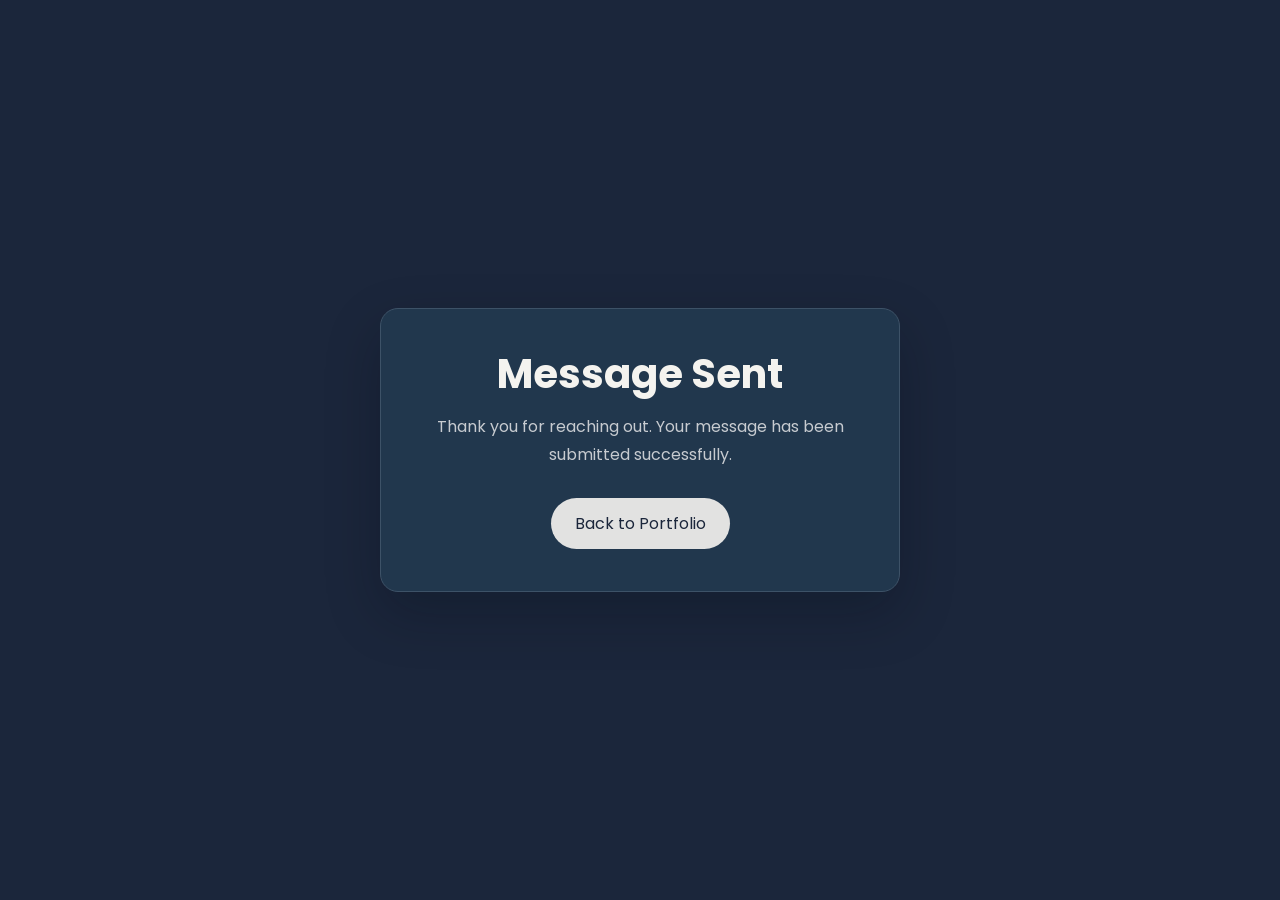
<file: thanks.html>
<!doctype html><html><head><meta charset="utf-8"><meta name="viewport" content="width=device-width,initial-scale=1"><title>Message Sent | Muhammad Saad Jadoon</title><link rel="preconnect" href="https://fonts.googleapis.com"><link rel="preconnect" href="https://fonts.gstatic.com" crossorigin><link href="https://fonts.googleapis.com/css2?family=Poppins:wght@300;400;500;600;700;800&display=swap" rel="stylesheet"><style>body{margin:0;min-height:100vh;display:grid;place-items:center;background:#1b263b;color:#f4f3ef;font-family:Poppins,sans-serif}.box{box-sizing:border-box;width:min(520px,calc(100% - 32px));background:#21374d;border:1px solid #3d5267;border-radius:18px;padding:clamp(26px,7vw,42px);text-align:center;box-shadow:0 22px 55px rgba(4,10,18,.24)}.box h1{margin:0 0 12px;font-size:clamp(28px,8vw,40px);line-height:1.15}.box p{color:#c7cbd0;line-height:1.7;font-size:clamp(14px,4vw,16px)}.box a{display:inline-flex;margin-top:14px;padding:13px 24px;border-radius:999px;background:#e2e2e1;color:#1b263b;text-decoration:none}</style></head><body><div class="box"><h1>Message Sent</h1><p>Thank you for reaching out. Your message has been submitted successfully.</p><a href="/">Back to Portfolio</a></div></body></html>
</file>
<file: assets/css/style.css>
:root{--bg:#1b263b;--bg-deep:#172134;--nav:#1b263b;--card:#21374d;--field:#243b52;--border:#3d5267;--white:#f4f3ef;--text:#e9ebed;--muted:#c7cbd0;--lav:#c4b8ef;--footer:#02040a}
*{box-sizing:border-box}html{scroll-behavior:smooth;scroll-padding-top:83px}body{margin:0;background:var(--bg);color:var(--text);font-family:'Poppins',sans-serif;overflow-x:hidden}a{color:inherit;text-decoration:none}img{display:block;max-width:100%}button,input,textarea{font:inherit}.container{width:min(1275px,calc(100% - 48px));margin:auto}.section{padding:115px 0 110px;position:relative}.section.alt{background:var(--bg-deep)}.section-head{text-align:center;margin-bottom:58px}.section-head h2{font-size:43px;line-height:1.15;margin:0;color:var(--white);letter-spacing:-.03em}.section-head .bar{width:61px;height:3px;background:#d8d9d8;margin:19px auto 0;border-radius:3px}.reveal{opacity:0;transform:translateY(20px);transition:.6s}.reveal.in{opacity:1;transform:none}
.navbar{height:83px;position:sticky;top:0;z-index:100;background:var(--nav);border-bottom:1px solid rgba(157,169,182,.28);display:flex;align-items:center}.nav-inner{display:flex;align-items:center;justify-content:space-between;gap:26px}.logo{font-weight:800;font-size:27px;letter-spacing:.02em;color:#fff;white-space:nowrap}.nav-links{display:flex;align-items:center;gap:24px;font-size:14px}.nav-links a{height:44px;display:flex;align-items:center;position:relative;color:#f0f1f2;white-space:nowrap}.nav-links a:after{content:"";position:absolute;left:0;right:0;bottom:0;height:2px;background:#e7e7e7;transform:scaleX(0);transition:.2s}.nav-links a:hover:after,.nav-links a.active:after{transform:scaleX(1)}.nav-toggle{display:none;border:0;background:none;color:#fff;font-size:23px}
.home{min-height:calc(100vh - 83px);display:flex;align-items:flex-start;padding:74px 0 24px;background:radial-gradient(circle at 78% 20%,rgba(95,138,200,.12),transparent 22%),linear-gradient(180deg,#1b2940 0%,#1a2841 100%)}.home-grid{display:grid;grid-template-columns:minmax(0,1fr) 420px;gap:70px;align-items:start}.opportunity{display:inline-flex;align-items:center;gap:10px;border:1px solid #667384;border-radius:999px;padding:10px 23px;background:rgba(255,255,255,.03);font-size:14px;margin-top:-16px;margin-bottom:30px}.opportunity .light{width:8px;height:8px;border-radius:50%;background:#e8e8e8;box-shadow:0 0 9px #fff}.home h1{font-size:56px;line-height:1.07;margin:0;color:#fff;font-weight:700;letter-spacing:-.045em;white-space:nowrap}.home h1 .name{background:linear-gradient(90deg,#d7cef7,#a99ce0);-webkit-background-clip:text;color:transparent}.typed-line{font-size:25px;font-weight:600;margin:26px 0 23px;min-height:38px}.cursor{display:inline-block;width:3px;height:31px;background:#d7d7d4;margin-left:7px;vertical-align:-5px;animation:blink .75s step-end infinite}@keyframes blink{50%{opacity:0}}.home-copy>p{font-size:16px;line-height:1.72;color:#e0e2e4;max-width:760px;margin:0}.home-actions{display:flex;gap:18px;margin-top:30px;flex-wrap:wrap}.btn{height:58px;padding:0 31px;border-radius:999px;border:1px solid #526176;display:inline-flex;align-items:center;justify-content:center;gap:13px;font-size:15px;font-weight:500;transition:.2s}.btn:hover{transform:translateY(-2px)}.btn.light{background:#e2e2e1;color:#1b263b;border-color:#e2e2e1}.btn.outline{background:#202e43;color:#fff}.connect-row{display:flex;align-items:center;gap:14px;margin-top:34px;flex-wrap:wrap}.connect-row .label{font-size:13px;letter-spacing:.04em;margin-right:5px}.social-circle{width:42px;height:42px;border:1px solid #4b5a70;border-radius:50%;display:grid;place-items:center;font-size:17px;transition:.2s}.social-circle:hover{background:#273b53;transform:translateY(-2px)}

.profile-card{width:356px;margin-left:auto;margin-right:52px;margin-top:36px;padding:16px 16px 18px;position:relative;border-radius:30px;overflow:visible;border:1px solid rgba(128,157,194,.42);background:radial-gradient(circle at 50% 0%,rgba(119,171,238,.16),transparent 34%),linear-gradient(160deg,#233752 0%,#182741 58%,#132239 100%);box-shadow:0 26px 58px rgba(4,11,21,.30),inset 0 1px 0 rgba(255,255,255,.06),0 0 0 1px rgba(99,133,175,.08)}
.profile-card:before{content:"";position:absolute;inset:10px;border-radius:24px;border:1px solid rgba(255,255,255,.055);pointer-events:none}
.profile-card:after{content:"";position:absolute;left:12%;right:12%;top:-1px;height:2px;background:radial-gradient(circle,rgba(171,214,255,.88) 0,rgba(117,167,235,.82) 22%,transparent 62%);filter:blur(.2px);pointer-events:none}
.portrait-stage{height:320px;border-radius:22px;background:radial-gradient(circle at 50% 0%,rgba(111,163,230,.14),transparent 34%),linear-gradient(145deg,#1d2f49 0%,#14243a 58%,#101f34 100%);position:relative;overflow:hidden;display:flex;align-items:center;justify-content:center;border:1px solid rgba(255,255,255,.04);box-shadow:inset 0 0 0 1px rgba(255,255,255,.02),inset 0 34px 64px rgba(255,255,255,.025)}
.portrait-stage:before,.portrait-stage:after{content:"";position:absolute;transform:rotate(-45deg);border-radius:14px}
.portrait-stage:before{width:232px;height:38px;right:-70px;top:22px;background:linear-gradient(135deg,#eef3f8 0%,#b2bfd0 34%,#5d7595 57%,#19304b 100%);box-shadow:0 48px 0 rgba(70,108,158,.48),0 0 20px rgba(96,145,205,.12)}
.portrait-stage:after{width:228px;height:38px;left:-70px;bottom:24px;background:linear-gradient(135deg,#eef3f8 0%,#b3c0d0 33%,#5c7696 56%,#17304a 100%);box-shadow:0 -48px 0 rgba(70,108,158,.48),0 0 20px rgba(96,145,205,.12)}
.portrait-ring{width:280px;height:280px;position:relative;border-radius:50%;border:4px solid transparent;background:linear-gradient(#d7dde3,#d7dde3) padding-box,linear-gradient(135deg,#fcfdff 0%,#c2cedb 22%,#7b9bbd 44%,#f5f8fb 72%,#8aa5c0 100%) border-box;box-shadow:0 0 0 1px rgba(255,255,255,.46),0 0 0 9px rgba(60,95,144,.16),0 0 28px rgba(95,157,238,.22),0 16px 34px rgba(0,0,0,.26);overflow:hidden;z-index:2}
.portrait-ring:before{content:"";position:absolute;inset:9px;border-radius:50%;box-shadow:inset 0 0 0 1px rgba(255,255,255,.24),inset 0 -18px 24px rgba(0,0,0,.04);pointer-events:none}
.portrait-ring img{width:100%;height:100%;object-fit:cover;object-position:50% 17%}
.profile-name{text-align:center;font-size:20px;font-weight:700;margin:18px 0 5px;color:#fbfcfd;letter-spacing:-.025em;text-shadow:0 1px 0 rgba(255,255,255,.04)}
.profile-role{text-align:center;font-size:13px;color:#e5ecf3;position:relative;padding-top:13px;letter-spacing:.01em}
.profile-role:before{content:"";display:block;width:58%;height:1px;margin:0 auto 13px;background:linear-gradient(90deg,transparent,rgba(142,193,248,.92) 50%,transparent);box-shadow:0 0 14px rgba(86,154,238,.28)}
.float-pill{position:absolute;z-index:4;background:linear-gradient(180deg,#122238,#0d1829);border:1px solid rgba(94,122,155,.78);border-radius:999px;padding:11px 18px;font-size:12px;font-weight:600;box-shadow:0 12px 28px rgba(0,0,0,.28),inset 0 1px 0 rgba(255,255,255,.05);white-space:nowrap;display:flex;align-items:center;gap:8px;color:#f1f4f7}
.float-pill i{color:#94c4ff;font-size:13px}
.float-pill.left{left:-136px;top:94px}
.float-pill.right{right:-98px;bottom:88px}
.about{min-height:780px}.about-grid{display:grid;grid-template-columns:1.05fr .95fr;gap:68px;align-items:center}.about-text p{font-size:15px;line-height:1.82;color:#e4e6e8;margin:0 0 24px}.about-text strong{color:#fff}.about .btn{height:49px;padding:0 26px;font-size:13px}.stat-grid{display:grid;grid-template-columns:repeat(2,1fr);gap:22px}.stat-card{height:171px;border-radius:13px;background:var(--card);border:1px solid #385069;display:flex;align-items:center;justify-content:center;text-align:center}.stat-card strong{display:block;font-size:52px;color:#8da0b2;line-height:1;margin-bottom:22px;font-weight:700;letter-spacing:-.02em}.stat-card span{font-size:14px;color:#f4f4f1;text-transform:uppercase;font-weight:500;letter-spacing:.015em}
.project-grid{display:grid;grid-template-columns:repeat(4,1fr);gap:30px}.project-card{background:var(--card);border:1px solid #3e5268;border-radius:13px;overflow:hidden;display:flex;flex-direction:column;min-height:525px;transition:.22s}.project-card:hover{transform:translateY(-4px);border-color:#61758b}.project-thumb{height:182px;background:#0e1521;overflow:hidden}.project-thumb img{width:100%;height:100%;object-fit:cover}.project-body{padding:25px 24px;display:flex;flex-direction:column;flex:1}.project-title{display:flex;gap:13px;margin:0 0 20px}.project-title i{font-size:29px;color:#e5e5e2;width:34px;text-align:center;margin-top:2px}.project-title h3{font-size:18px;line-height:1.35;margin:0;color:#fff}.project-body p{font-size:13px;line-height:1.68;color:#e0e3e6;margin:0 0 18px}.tags{display:flex;gap:8px;flex-wrap:wrap;margin-top:auto;margin-bottom:24px}.tags span{font-size:10px;border:1px solid #3b536a;background:#2a425a;border-radius:999px;padding:6px 11px}.card-link{font-size:12px;font-weight:600;display:inline-flex;gap:7px}.more-btn{display:flex;justify-content:center;margin-top:64px}.more-btn a{height:50px;border:1px solid #43536b;border-radius:999px;padding:0 27px;display:flex;align-items:center;gap:14px;font-size:12px;background:#27364d}
.skills-grid{display:grid;grid-template-columns:repeat(2,1fr);gap:26px}.skill-panel{background:var(--card);border:1px solid #3d5369;border-radius:14px;padding:28px 29px;min-height:235px}.skill-head{display:flex;align-items:center;gap:15px;margin-bottom:19px}.skill-head .icon{width:45px;height:45px;border-radius:10px;background:#2a3f66;display:grid;place-items:center;font-size:20px}.skill-head h3{margin:0;font-size:20px}.skill-panel p{font-size:13px;line-height:1.7;color:#d8dce0;margin:0 0 20px}.skill-tags{display:flex;flex-wrap:wrap;gap:9px}.skill-tags span{font-size:11px;border:1px solid #43566b;background:#2a4056;border-radius:999px;padding:7px 12px}
.timeline{position:relative;width:min(920px,100%);margin:auto}.timeline:before{content:"";position:absolute;left:50%;top:0;bottom:0;width:2px;background:#d7dadb;transform:translateX(-50%)}.timeline-item{position:relative;width:50%;padding:0 53px 45px 0}.timeline-item:nth-child(even){margin-left:50%;padding:0 0 45px 53px}.timeline-dot{position:absolute;width:20px;height:20px;border:3px solid #e1e1df;background:#1b263b;border-radius:50%;right:-10px;top:18px;box-shadow:0 0 11px rgba(255,255,255,.5)}.timeline-item:nth-child(even) .timeline-dot{left:-10px;right:auto}.timeline-card{background:var(--card);border:1px solid #3b5268;border-radius:13px;padding:27px 30px;position:relative}.timeline-item:nth-child(odd) .timeline-card:after{content:"";position:absolute;right:-11px;top:17px;border-width:10px 0 10px 11px;border-style:solid;border-color:transparent transparent transparent var(--card)}.timeline-item:nth-child(even) .timeline-card:before{content:"";position:absolute;left:-11px;top:17px;border-width:10px 11px 10px 0;border-style:solid;border-color:transparent var(--card) transparent transparent}.timeline-card h3{font-size:18px;margin:0 0 9px;text-align:center}.timeline-card .org{text-align:center;font-size:14px;font-weight:600}.timeline-card .date{text-align:center;font-size:11px;text-transform:uppercase;margin:5px 0 21px}.timeline-card ul{margin:0;padding:0;list-style:none}.timeline-card li{font-size:12px;line-height:1.6;margin:9px 0;padding-left:21px;position:relative}.timeline-card li:before{content:"→";position:absolute;left:0}
.edu-grid{display:grid;grid-template-columns:1.08fr .92fr;gap:48px}.degree-card{background:var(--card);border:1px solid #3c5269;border-radius:14px;padding:39px 41px;min-height:505px}.degree-card>i{font-size:41px;margin-bottom:33px}.degree-card h3{font-size:24px;margin:0 0 8px}.degree-card .school{font-size:16px;font-weight:600}.degree-card .edate{font-size:12px;text-transform:uppercase;margin:4px 0 31px}.degree-card ul{padding:0;list-style:none}.degree-card li{font-size:13px;line-height:1.7;margin:17px 0;padding-left:25px;position:relative}.degree-card li:before{content:"★";position:absolute;left:0;font-size:11px}.cred-grid{display:grid;grid-template-columns:repeat(2,1fr);gap:24px}.cred{background:var(--card);border:1px solid #3c5269;border-radius:14px;padding:21px;min-height:240px;text-align:center;display:flex;flex-direction:column}.cred-img{height:132px;background:#f4f4f1;display:flex;align-items:center;justify-content:center;margin-bottom:17px;overflow:hidden}.cred-img img{width:100%;height:100%;object-fit:contain}.cred h4{font-size:14px;margin:0 0 5px}.cred p{font-size:11px;margin:0}.cred a{margin-top:auto;font-size:10px}
.contact-intro{text-align:center;max-width:600px;margin:-35px auto 64px;font-size:14px;line-height:1.7}.contact-grid{display:grid;grid-template-columns:.9fr 1.1fr;gap:62px}.contact-stack{display:grid;gap:25px}.contact-card{height:112px;background:var(--card);border:1px solid #3f556d;border-radius:13px;display:flex;align-items:center;padding:0 31px;gap:24px}.iconbox{width:54px;height:54px;border-radius:11px;background:#2a3d67;display:grid;place-items:center;font-size:21px}.contact-card .small{font-size:11px;text-transform:uppercase;font-weight:600;margin-bottom:7px}.contact-card .value{font-size:14px;font-weight:600}.online-box{border:1px dashed #3b4d66;border-radius:13px;height:153px;display:flex;flex-direction:column;justify-content:center;align-items:center;gap:20px}.online-box strong{font-size:13px;text-transform:uppercase}.online-social{display:flex;gap:15px}.contact-form{background:var(--card);border:1px solid #3f556d;border-radius:14px;padding:34px 36px}.form-row{display:grid;grid-template-columns:repeat(2,1fr);gap:24px}.field{margin-bottom:25px}.field label{display:block;font-size:11px;font-weight:600;margin-bottom:11px}.field input,.field textarea{width:100%;border:1px solid #4a6075;background:var(--field);color:#fff;border-radius:8px;padding:14px 16px;outline:none;font-size:13px}.field input{height:52px}.field textarea{min-height:143px;resize:vertical}.send{width:100%;height:48px;border:0;border-radius:999px;background:#e2e2e1;color:#1a273a;font-weight:500}
.footer{background:var(--footer);min-height:245px;display:flex;align-items:center;text-align:center;padding:50px 0}.footer-name{font-size:22px;font-weight:600;margin-bottom:25px}.footer .online-social{justify-content:center}.footer .social-circle{width:37px;height:37px;font-size:14px;border-color:#2e3540}.copyright{font-size:11px;color:#d2d2d1;margin-top:27px}.to-top{position:fixed;right:34px;bottom:30px;width:52px;height:52px;border-radius:50%;background:#314761;color:#f6f7f8;border:1px solid #4c627b;display:grid;place-items:center;z-index:99;box-shadow:0 8px 24px rgba(4,12,24,.35);opacity:0;pointer-events:none;transition:background .22s,color .22s,transform .22s,box-shadow .22s,border-color .22s}.to-top.show{opacity:1;pointer-events:auto}.to-top:hover{background:#c4b8ef;color:#1a273a;border-color:#d9d1f6;transform:translateY(-4px) scale(1.04);box-shadow:0 13px 28px rgba(99,83,170,.35)}
@media(max-width:1180px){.nav-links{gap:15px;font-size:10.5px}.logo{font-size:22px}.home-grid{grid-template-columns:minmax(0,1fr) 350px;gap:52px}.home h1{font-size:49px;white-space:normal}.profile-card{width:330px;margin-right:18px}.portrait-stage{height:300px}.portrait-ring{width:260px;height:260px}.float-pill.left{left:-118px;top:90px}.float-pill.right{right:-86px;bottom:82px}.project-grid{gap:20px}.project-body{padding:21px}.project-card{min-height:500px}}
@media(max-width:980px){.nav-toggle{display:block}.nav-links{position:fixed;top:83px;left:0;right:0;background:#1b263b;border-bottom:1px solid #3d4b5e;padding:16px 28px 25px;display:grid;grid-template-columns:repeat(3,1fr);gap:8px 18px;transform:translateY(-125%);transition:.25s;z-index:-1}.nav-links.open{transform:none}.nav-links a{justify-content:center}.home-grid{grid-template-columns:1fr;gap:65px}.home-copy{text-align:center}.home-copy>p{margin:auto}.home-actions,.connect-row{justify-content:center}.profile-card{margin:auto;order:-1}.float-pill.left{left:-96px;top:86px}.float-pill.right{right:-84px;bottom:82px}.about-grid,.edu-grid,.contact-grid{grid-template-columns:1fr}.project-grid{grid-template-columns:repeat(2,1fr)}.skills-grid{grid-template-columns:1fr}}
@media(max-width:650px){html{scroll-padding-top:70px}.container{width:min(100% - 28px,1275px)}.navbar{height:70px}.nav-links{top:70px;grid-template-columns:repeat(2,1fr)}.nav-links a{height:34px}.logo{font-size:20px}.section{padding:78px 0}.section-head{margin-bottom:39px}.section-head h2{font-size:31px}.section-head .bar{width:43px;height:2px;margin-top:13px}.home{min-height:auto;padding:55px 0 75px}.home-grid{gap:48px}.profile-card{width:290px;padding:15px;margin-left:auto;margin-right:auto}.portrait-stage{height:274px}.portrait-stage:before{width:170px;height:30px;right:-55px;top:22px;box-shadow:0 36px 0 rgba(70,108,158,.46)}.portrait-stage:after{width:170px;height:30px;left:-55px;bottom:26px;box-shadow:0 -36px 0 rgba(70,108,158,.46)}.portrait-ring{width:226px;height:226px;border-width:4px;box-shadow:0 0 0 1px rgba(255,255,255,.44),0 0 0 6px rgba(60,95,144,.14),0 0 18px rgba(95,157,238,.20),0 8px 22px rgba(0,0,0,.22)}.profile-name{font-size:17px;margin-top:16px}.profile-role{font-size:11px;padding-top:11px}.profile-role:before{width:62%;margin-bottom:11px}.float-pill{font-size:9px;padding:8px 12px}.float-pill.left{left:-52px;top:58px}.float-pill.right{right:-49px;bottom:82px}.opportunity{font-size:10px;padding:8px 14px;margin-top:0;margin-bottom:24px}.home h1{font-size:39px}.typed-line{font-size:19px;margin:24px 0 21px}.cursor{height:22px}.home-copy>p{font-size:12px}.btn{height:47px;padding:0 21px;font-size:11px}.connect-row{margin-top:34px}.stat-grid{gap:11px}.stat-card{height:112px}.stat-card strong{font-size:35px;margin-bottom:13px}.stat-card span{font-size:9.5px}.project-grid{grid-template-columns:1fr;gap:20px}.project-card{min-height:auto;max-width:360px;margin:auto}.timeline:before{left:9px;transform:none}.timeline-item,.timeline-item:nth-child(even){width:100%;margin-left:0;padding:0 0 31px 42px}.timeline-dot,.timeline-item:nth-child(even) .timeline-dot{left:0;right:auto}.timeline-card:before{content:""!important;position:absolute;left:-10px!important;right:auto!important;top:17px;border-width:9px 10px 9px 0!important;border-style:solid!important;border-color:transparent var(--card) transparent transparent!important}.timeline-card:after{display:none}.timeline-card h3,.timeline-card .org,.timeline-card .date{text-align:left}.cred-grid{gap:12px}.cred{padding:13px;min-height:185px}.cred-img{height:95px}.degree-card{padding:27px}.form-row{grid-template-columns:1fr;gap:0}.contact-form{padding:24px 20px}.contact-card{height:98px;padding:0 20px}.contact-card .value{font-size:12px}.to-top{width:44px;height:44px;right:18px;bottom:20px}}
/* Balanced text stat: keeps "National Awardee" visually consistent with the reference stats. */
.stat-card-text strong{
  font-size:34px;
  letter-spacing:-.025em;
  margin-bottom:19px;
  color:#8da0b2;
  line-height:1.05;
}
@media(max-width:650px){
  .stat-card-text strong{font-size:23px;margin-bottom:12px}
}


/* =========================================================
   NATIONAL RECOGNITION
   Uses the portfolio's existing reference-style design system.
   ========================================================= */
.recognition-section{
  background:
    radial-gradient(circle at 82% 42%, rgba(88,112,142,.10), transparent 31%),
    var(--bg);
  border-top:1px solid rgba(255,255,255,.025);
  border-bottom:1px solid rgba(255,255,255,.025);
}
.recognition-grid{
  display:grid;
  grid-template-columns:minmax(360px,.80fr) minmax(0,1.20fr);
  gap:46px;
  align-items:stretch;
  width:100%;
  max-width:none;
  margin:0;
}
.recognition-photo-card,
.recognition-story{
  margin:0;
  background:var(--card);
  border:1px solid #3d5369;
  border-radius:14px;
  overflow:hidden;
}
.recognition-photo-card{
  padding:20px;
  display:flex;
  flex-direction:column;
}
.recognition-photo{
  position:relative;
  min-height:535px;
  border-radius:10px;
  overflow:hidden;
  background:#101928;
}
.recognition-photo img{
  width:100%;
  height:100%;
  position:absolute;
  inset:0;
  object-fit:cover;
  object-position:center 74%;
  transition:transform .35s ease;
}
.recognition-photo-card:hover .recognition-photo img{
  transform:scale(1.015);
}
.recognition-photo:after{
  content:"";
  position:absolute;
  inset:auto 0 0;
  height:31%;
  background:linear-gradient(180deg,transparent,rgba(5,10,17,.72));
  pointer-events:none;
}
.recognition-photo-badge{
  position:absolute;
  z-index:2;
  left:18px;
  bottom:17px;
  display:inline-flex;
  align-items:center;
  gap:9px;
  padding:9px 13px;
  border-radius:999px;
  background:rgba(9,17,30,.90);
  border:1px solid rgba(255,255,255,.17);
  backdrop-filter:blur(10px);
  font-size:10px;
  font-weight:600;
  letter-spacing:.025em;
}
.recognition-photo-badge i{color:#dfe4e7}
.recognition-photo-card figcaption{
  padding:20px 8px 5px;
  text-align:center;
}
.recognition-photo-card figcaption strong{
  display:block;
  font-size:17px;
  color:#fff;
  margin-bottom:6px;
}
.recognition-photo-card figcaption span{
  font-size:11px;
  color:#c2cad2;
}
.recognition-story{
  padding:43px 45px 39px;
  display:flex;
  flex-direction:column;
  justify-content:center;
}
.recognition-eyebrow{
  display:inline-flex;
  align-items:center;
  gap:9px;
  width:max-content;
  color:#dce2e8;
  font-size:11px;
  font-weight:600;
  text-transform:uppercase;
  letter-spacing:.095em;
  margin-bottom:18px;
}
.recognition-eyebrow i{
  color:#aab9c7;
  font-size:12px;
}
.recognition-story h3{
  margin:0 0 24px;
  max-width:650px;
  color:#fff;
  font-size:31px;
  line-height:1.28;
  letter-spacing:-.025em;
}
.recognition-story p{
  margin:0 0 17px;
  color:#e0e3e6;
  font-size:13.5px;
  line-height:1.82;
}
.recognition-story p strong{color:#fff}
.recognition-note{
  padding-left:17px;
  border-left:2px solid #8397aa;
  color:#c9d0d7!important;
}
.recognition-facts{
  display:grid;
  grid-template-columns:repeat(4,1fr);
  gap:10px;
  margin-top:19px;
}
.recognition-facts div{
  min-height:92px;
  border:1px solid #3d5369;
  border-radius:10px;
  background:#263d54;
  display:flex;
  flex-direction:column;
  justify-content:center;
  align-items:center;
  text-align:center;
  padding:11px 8px;
}
.recognition-facts strong{
  display:block;
  color:#9caebe;
  font-size:25px;
  line-height:1;
  margin-bottom:8px;
  letter-spacing:-.02em;
}
.recognition-facts span{
  color:#edf0f2;
  font-size:8.5px;
  line-height:1.35;
  text-transform:uppercase;
}
.recognition-facts .fact-wide strong{
  font-size:18px;
  letter-spacing:0;
}

@media(max-width:980px){
  .recognition-grid{grid-template-columns:1fr;max-width:720px}
  .recognition-photo{min-height:650px}
}
@media(max-width:650px){
  .recognition-grid{gap:20px}
  .recognition-photo-card{padding:13px}
  .recognition-photo{min-height:480px}
  .recognition-photo-card figcaption strong{font-size:14px}
  .recognition-story{padding:27px 22px}
  .recognition-story h3{font-size:23px;margin-bottom:19px}
  .recognition-story p{font-size:11px;line-height:1.72}
  .recognition-facts{grid-template-columns:repeat(2,1fr)}
  .recognition-facts div{min-height:82px}
  .recognition-facts strong{font-size:21px}
  .recognition-facts .fact-wide strong{font-size:16px}
}


/* Project-card consistency: four authentic skills shown as two clean rows. */
.project-card .tags{
  display:grid;
  grid-template-columns:repeat(2,minmax(0,1fr));
  gap:8px;
  width:100%;
  margin-top:auto;
  margin-bottom:24px;
}
.project-card .tags span{
  min-width:0;
  display:flex;
  align-items:center;
  justify-content:center;
  text-align:center;
  white-space:nowrap;
  padding:6px 8px;
  font-size:9.5px;
}
.project-card .project-body > p{
  min-height:112px;
}
@media(max-width:650px){
  .project-card .project-body > p{min-height:auto}
  .project-card .tags span{font-size:8.5px}
}


/* Work Experience timeline: balanced reference-style cards. */
@media(min-width:651px){
  .experience-balanced .timeline-card{
    min-height:340px;
    display:flex;
    flex-direction:column;
    justify-content:flex-start;
  }
  .experience-balanced .timeline-card h3{
    min-height:58px;
    display:flex;
    align-items:center;
    justify-content:center;
    margin-bottom:8px;
  }
  .experience-balanced .timeline-card .org{
    min-height:23px;
  }
  .experience-balanced .timeline-card .date{
    min-height:20px;
    margin-bottom:16px;
  }
  .experience-balanced .timeline-card ul{
    margin-top:0;
  }
  .experience-balanced .timeline-card li{
    min-height:58px;
    display:flex;
    align-items:flex-start;
  }
}


/* =========================================================
   EXPERIENCE TIMELINE — reference-style inward alignment
   Left cards face the center line; right cards face outward naturally.
   ========================================================= */
@media(min-width:651px){
  .experience-balanced .timeline-item:nth-child(odd) .timeline-card h3{
    text-align:right;
    justify-content:flex-end;
  }
  .experience-balanced .timeline-item:nth-child(odd) .timeline-card .org,
  .experience-balanced .timeline-item:nth-child(odd) .timeline-card .date{
    text-align:right;
  }

  .experience-balanced .timeline-item:nth-child(even) .timeline-card h3{
    text-align:left;
    justify-content:flex-start;
  }
  .experience-balanced .timeline-item:nth-child(even) .timeline-card .org,
  .experience-balanced .timeline-item:nth-child(even) .timeline-card .date{
    text-align:left;
  }

  .experience-balanced .timeline-card ul{
    width:100%;
  }
  .experience-balanced .timeline-card li{
    text-align:left;
    justify-content:flex-start;
  }
}


/* =========================================================
   PROJECT CARD BALANCE
   Exactly three title lines and equal description space.
   ========================================================= */
.project-card .project-title{
  align-items:flex-start;
  min-height:76px;
  margin-bottom:16px;
}
.project-card .project-title h3{
  line-height:1.28;
}
.project-card .project-title h3 span{
  display:block;
}
.project-card .project-body > p{
  height:112px;
  min-height:112px;
  overflow:hidden;
}
@media(max-width:650px){
  .project-card .project-title{
    min-height:76px;
  }
  .project-card .project-body > p{
    height:auto;
    min-height:auto;
    overflow:visible;
  }
}


/* =========================================================
   HEADER / MENU REFINEMENT
   Matches the stronger, cleaner reference feel without
   changing the rest of the portfolio.
   ========================================================= */
.navbar{
  height:88px;
  background:linear-gradient(180deg,#1f2e49 0%,#1b2942 100%);
  border-bottom:1px solid rgba(186,198,212,.20);
  box-shadow:0 10px 30px rgba(5,10,18,.14);
  backdrop-filter:blur(10px) saturate(135%);
}
.nav-inner{
  gap:34px;
}
.logo{
  font-size:clamp(1.7rem,1.35rem + .8vw,2.25rem);
  font-weight:800;
  letter-spacing:-.03em;
  line-height:1;
  color:#f8fafc;
  text-shadow:0 1px 0 rgba(255,255,255,.04);
  transition:color .22s ease, transform .22s ease;
}
.logo:hover{
  color:#ffffff;
  transform:translateY(-1px);
}
.nav-links{
  gap:30px;
  font-size:15px;
  font-weight:500;
}
.nav-links a{
  height:48px;
  color:#f4f6f8;
  letter-spacing:.005em;
  opacity:.96;
  transition:color .2s ease, opacity .2s ease;
}
.nav-links a:hover,
.nav-links a.active{
  color:#ffffff;
  opacity:1;
}
.nav-links a:after{
  left:50%;
  right:auto;
  bottom:1px;
  width:46px;
  height:2.5px;
  border-radius:999px;
  background:#eef1f4;
  transform:translateX(-50%) scaleX(0);
  transform-origin:center;
  transition:transform .2s ease;
}
.nav-links a:hover:after,
.nav-links a.active:after{
  transform:translateX(-50%) scaleX(1);
}

@media(max-width:1180px){
  .logo{font-size:clamp(1.5rem,1.2rem + .5vw,1.95rem)}
  .nav-links{gap:20px;font-size:13px}
}
@media(max-width:980px){
  .navbar{height:83px}
  .nav-links{
    top:83px;
    background:linear-gradient(180deg,#1f2e49 0%,#1b2942 100%);
    border-bottom:1px solid rgba(186,198,212,.16);
    box-shadow:0 12px 24px rgba(5,10,18,.16);
    padding:18px 28px 24px;
    gap:10px 18px;
    font-size:13px;
  }
  .nav-links a{height:38px}
  .nav-links a:after{width:34px}
}
@media(max-width:650px){
  html{scroll-padding-top:72px}
  .navbar{height:72px}
  .nav-links{top:72px;grid-template-columns:repeat(2,1fr);font-size:12px}
  .logo{font-size:1.45rem}
}


/* =========================================================
   FINAL COMPACT HEADER
   Smaller, cleaner proportions to match the reference header.
   ========================================================= */
.navbar{
  height:83px;
  background:#1c2a43;
  border-bottom:1px solid rgba(183,195,208,.18);
  box-shadow:none;
  backdrop-filter:none;
}
.nav-inner{
  gap:28px;
}
.logo{
  font-size:27px;
  font-weight:700;
  letter-spacing:-.02em;
  line-height:1;
  color:#f7f8fa;
  text-shadow:none;
  transform:none;
}
.logo:hover{
  color:#ffffff;
  transform:none;
}
.nav-links{
  gap:24px;
  font-size:14px;
  font-weight:500;
}
.nav-links a{
  height:44px;
  color:#f1f3f5;
  letter-spacing:0;
  opacity:1;
}
.nav-links a:after{
  left:0;
  right:0;
  bottom:0;
  width:auto;
  height:2px;
  border-radius:0;
  background:#e8eaed;
  transform:scaleX(0);
  transform-origin:center;
}
.nav-links a:hover:after,
.nav-links a.active:after{
  transform:scaleX(1);
}

@media(max-width:1180px){
  .logo{font-size:23px}
  .nav-links{gap:15px;font-size:11px}
}
@media(max-width:980px){
  .navbar{height:83px}
  .nav-links{
    top:83px;
    background:#1c2a43;
    border-bottom:1px solid rgba(183,195,208,.18);
    box-shadow:none;
    padding:16px 28px 25px;
    gap:8px 18px;
    font-size:11px;
  }
  .nav-links a{height:34px}
}
@media(max-width:650px){
  html{scroll-padding-top:70px}
  .navbar{height:70px}
  .nav-links{top:70px;grid-template-columns:repeat(2,1fr)}
  .logo{font-size:20px}
}


/* =========================================================
   HERO PROFILE CARD — REFERENCE MATCHED PREMIUM
   Original portrait preserved. Dark navy metallic concept,
   lighter than the previous version, and visually aligned
   with the hero section background.
   ========================================================= */
.profile-card{
  width:356px;
  margin-left:auto;
  margin-right:52px;
  margin-top:36px;
  padding:16px 16px 18px;
  position:relative;
  overflow:visible;
  border:1px solid rgba(128,157,194,.42);
  border-radius:30px;
  background:
    radial-gradient(circle at 50% 0%,rgba(119,171,238,.16),transparent 34%),
    linear-gradient(160deg,#233752 0%,#182741 58%,#132239 100%);
  box-shadow:
    0 26px 58px rgba(4,11,21,.30),
    inset 0 1px 0 rgba(255,255,255,.06),
    0 0 0 1px rgba(99,133,175,.08);
}
.profile-card:before{
  content:"";
  position:absolute;
  inset:10px;
  border-radius:24px;
  border:1px solid rgba(255,255,255,.055);
  pointer-events:none;
}
.profile-card:after{
  content:"";
  position:absolute;
  left:12%;
  right:12%;
  top:-1px;
  height:2px;
  background:radial-gradient(circle,rgba(171,214,255,.88) 0,rgba(117,167,235,.82) 22%,transparent 62%);
  filter:blur(.2px);
  pointer-events:none;
}
.portrait-stage{
  height:320px;
  position:relative;
  overflow:hidden;
  display:flex;
  align-items:center;
  justify-content:center;
  border-radius:22px;
  background:
    radial-gradient(circle at 50% 0%,rgba(111,163,230,.14),transparent 34%),
    linear-gradient(145deg,#1d2f49 0%,#14243a 58%,#101f34 100%);
  border:1px solid rgba(255,255,255,.04);
  box-shadow:
    inset 0 0 0 1px rgba(255,255,255,.02),
    inset 0 34px 64px rgba(255,255,255,.025);
}
.portrait-stage:before,
.portrait-stage:after{
  content:"";
  position:absolute;
  transform:rotate(-45deg);
  border-radius:14px;
}
.portrait-stage:before{
  width:232px;
  height:38px;
  right:-70px;
  top:22px;
  background:linear-gradient(135deg,#eef3f8 0%,#b2bfd0 34%,#5d7595 57%,#19304b 100%);
  box-shadow:0 48px 0 rgba(70,108,158,.48),0 0 20px rgba(96,145,205,.12);
}
.portrait-stage:after{
  width:228px;
  height:38px;
  left:-70px;
  bottom:24px;
  background:linear-gradient(135deg,#eef3f8 0%,#b3c0d0 33%,#5c7696 56%,#17304a 100%);
  box-shadow:0 -48px 0 rgba(70,108,158,.48),0 0 20px rgba(96,145,205,.12);
}
.portrait-ring{
  width:280px;
  height:280px;
  position:relative;
  z-index:2;
  border-radius:50%;
  overflow:hidden;
  border:4px solid transparent;
  background:
    linear-gradient(#d7dde3,#d7dde3) padding-box,
    linear-gradient(135deg,#fcfdff 0%,#c2cedb 22%,#7b9bbd 44%,#f5f8fb 72%,#8aa5c0 100%) border-box;
  box-shadow:
    0 0 0 1px rgba(255,255,255,.46),
    0 0 0 9px rgba(60,95,144,.16),
    0 0 28px rgba(95,157,238,.22),
    0 16px 34px rgba(0,0,0,.26);
}
.portrait-ring:before{
  content:"";
  position:absolute;
  inset:9px;
  z-index:3;
  pointer-events:none;
  border-radius:50%;
  box-shadow:
    inset 0 0 0 1px rgba(255,255,255,.24),
    inset 0 -18px 24px rgba(0,0,0,.04);
}
.portrait-ring img{
  width:100%;
  height:100%;
  object-fit:cover;
  object-position:50% 17%;
}
.profile-name{
  text-align:center;
  font-size:20px;
  font-weight:700;
  margin:18px 0 5px;
  color:#fbfcfd;
  letter-spacing:-.025em;
  text-shadow:0 1px 0 rgba(255,255,255,.04);
}
.profile-role{
  text-align:center;
  font-size:13px;
  color:#e5ecf3;
  letter-spacing:.01em;
  position:relative;
  padding-top:13px;
  padding-bottom:2px;
}
.profile-role:before{
  content:"";
  display:block;
  width:58%;
  height:1px;
  margin:0 auto 13px;
  background:linear-gradient(90deg,transparent,rgba(142,193,248,.92) 50%,transparent);
  box-shadow:0 0 14px rgba(86,154,238,.28);
}
.float-pill{
  position:absolute;
  z-index:4;
  display:flex;
  align-items:center;
  gap:8px;
  min-height:42px;
  padding:10px 16px;
  border-radius:999px;
  border:1px solid rgba(94,122,155,.78);
  background:linear-gradient(180deg,#122238,#0d1829);
  color:#f1f4f7;
  white-space:nowrap;
  font-size:12px;
  font-weight:600;
  box-shadow:
    0 12px 28px rgba(0,0,0,.28),
    inset 0 1px 0 rgba(255,255,255,.05);
}
.float-pill i{
  color:#94c4ff;
  font-size:13px;
}
.float-pill.left{
  left:-136px;
  top:94px;
}
.float-pill.right{
  right:-98px;
  bottom:88px;
}

@media(max-width:1180px){
  .profile-card{width:330px;margin-right:18px}
  .portrait-stage{height:300px}
  .portrait-ring{width:260px;height:260px}
  .float-pill.left{left:-118px;top:90px}
  .float-pill.right{right:-86px;bottom:82px}
}
@media(max-width:980px){
  .profile-card{margin:auto}
  .float-pill.left{left:-96px;top:86px}
  .float-pill.right{right:-84px;bottom:82px}
}
@media(max-width:650px){
  .profile-card{
    width:290px;
    padding:15px;
    border-radius:24px;
  }
  .portrait-stage{
    height:274px;
    border-radius:18px;
  }
  .portrait-stage:before{
    width:170px;
    height:30px;
    right:-55px;
    top:22px;
    box-shadow:0 36px 0 rgba(70,108,158,.46),0 0 16px rgba(96,145,205,.11);
  }
  .portrait-stage:after{
    width:170px;
    height:30px;
    left:-55px;
    bottom:26px;
    box-shadow:0 -36px 0 rgba(70,108,158,.46),0 0 16px rgba(96,145,205,.11);
  }
  .portrait-ring{
    width:226px;
    height:226px;
    border-width:4px;
    box-shadow:
      0 0 0 1px rgba(255,255,255,.44),
      0 0 0 6px rgba(60,95,144,.14),
      0 0 18px rgba(95,157,238,.20),
      0 8px 22px rgba(0,0,0,.22);
  }
  .profile-name{font-size:17px;margin-top:16px}
  .profile-role{font-size:11px;padding-top:11px}
  .profile-role:before{width:62%;margin-bottom:11px}
  .float-pill{font-size:9px;padding:8px 12px;min-height:36px}
  .float-pill.left{left:-52px;top:58px}
  .float-pill.right{right:-49px;bottom:82px}
}

/* =========================================================
   PROJECT COLLECTIONS — premium specialization navigation
   Intentionally distinct from the existing Explore All Projects pill.
   ========================================================= */
.project-collections{
  margin-top:48px;
  padding:24px 24px 25px;
  border:1px solid rgba(132,156,181,.28);
  border-radius:18px;
  background:linear-gradient(145deg,rgba(34,52,76,.74),rgba(24,38,58,.88));
  box-shadow:0 18px 42px rgba(4,10,18,.16),inset 0 1px 0 rgba(255,255,255,.035);
}
.project-collections-label{
  display:flex;
  align-items:center;
  justify-content:space-between;
  gap:16px;
  margin-bottom:17px;
  padding:0 2px;
  color:#aebbc8;
  font-size:10px;
  font-weight:600;
  letter-spacing:.13em;
  text-transform:uppercase;
}
.project-collections-label i{font-size:13px;color:#d3dce5}
.project-collection-grid{display:grid;grid-template-columns:repeat(2,minmax(0,1fr));gap:16px}
.project-collection-card{
  min-height:128px;
  display:grid;
  grid-template-columns:54px minmax(0,1fr) 34px;
  align-items:center;
  gap:16px;
  padding:22px 21px;
  position:relative;
  overflow:hidden;
  border:1px solid rgba(132,155,179,.31);
  border-radius:14px;
  background:linear-gradient(135deg,#243a52 0%,#1d3047 62%,#17283c 100%);
  transition:transform .24s ease,border-color .24s ease,box-shadow .24s ease;
}
.project-collection-card:hover{
  transform:translateY(-4px);
  border-color:rgba(173,194,214,.55);
  box-shadow:0 17px 34px rgba(4,10,18,.23);
}
.collection-icon{
  width:52px;height:52px;
  border:1px solid rgba(163,186,208,.32);
  border-radius:13px;
  display:grid;
  place-items:center;
  color:#e9f0f6;
  background:rgba(255,255,255,.04);
  font-size:20px;
}
.collection-copy{min-width:0;display:flex;flex-direction:column;gap:5px}
.collection-kicker{color:#9eafbf;font-size:9px;font-weight:600;text-transform:uppercase;letter-spacing:.09em}
.collection-copy strong{color:#fff;font-size:15px;line-height:1.38;letter-spacing:-.015em}
.collection-copy small{color:#c6cfd8;font-size:10px;line-height:1.55}
.collection-arrow{
  width:33px;height:33px;
  border-radius:50%;
  display:grid;
  place-items:center;
  border:1px solid rgba(157,180,202,.32);
  color:#e8eef3;
  background:rgba(255,255,255,.025);
  transition:transform .24s ease,background .24s ease;
}
.project-collection-card:hover .collection-arrow{transform:translateX(4px);background:rgba(255,255,255,.065)}
.project-collections + .more-btn{margin-top:34px}

/* Dedicated project collection pages */
.project-library-body{background:#172134}
.project-library-hero{
  min-height:calc(100vh - 83px);
  padding-top:82px;
  background:radial-gradient(circle at 80% 10%,rgba(88,131,181,.12),transparent 25%),linear-gradient(180deg,#17243a 0%,#172134 100%);
}
.project-library-intro{max-width:820px;margin:0 auto 56px;text-align:center}
.library-back{display:inline-flex;align-items:center;gap:9px;color:#c6d0da;font-size:11px;margin-bottom:26px}
.library-back:hover{color:#fff}
.library-eyebrow{display:inline-flex;align-items:center;gap:9px;color:#aebdcb;font-size:10px;font-weight:600;letter-spacing:.12em;text-transform:uppercase;margin-bottom:16px}
.project-library-intro h1{margin:0;color:#fff;font-size:48px;line-height:1.1;letter-spacing:-.04em}
.project-library-intro p{max-width:760px;margin:18px auto 0;color:#d0d7de;font-size:13px;line-height:1.8}
.project-library-grid{margin-top:0}
.library-footer-actions{display:flex;justify-content:center;margin-top:48px}
.library-home-link{display:inline-flex;align-items:center;gap:12px;color:#edf2f6;font-size:12px;font-weight:600;border-bottom:1px solid rgba(218,228,237,.45);padding:0 2px 8px}
.library-home-link:hover{border-color:#fff}

@media(max-width:980px){
  .project-collection-grid{grid-template-columns:1fr}
  .project-library-intro h1{font-size:40px}
}
@media(max-width:650px){
  .project-collections{margin-top:38px;padding:16px;border-radius:15px}
  .project-collection-card{grid-template-columns:46px minmax(0,1fr) 30px;gap:12px;padding:18px 14px;min-height:118px}
  .collection-icon{width:44px;height:44px;font-size:17px;border-radius:11px}
  .collection-copy strong{font-size:13px}
  .collection-copy small{font-size:9px}
  .collection-arrow{width:29px;height:29px;font-size:11px}
  .project-library-hero{padding-top:58px}
  .project-library-intro{margin-bottom:40px}
  .project-library-intro h1{font-size:33px}
  .project-library-intro p{font-size:11px}
}


/* =========================================================
   SUBTLE TYPOGRAPHY REFINEMENT — requested final polish
   Slightly smaller brand, slightly larger menu, and a gentle
   readability lift for supporting/body text only.
   ========================================================= */
.logo{font-size:25px}
.nav-links{font-size:15px}

.opportunity{font-size:14.5px}
.home-copy>p{font-size:16.5px}
.btn{font-size:15.5px}
.connect-row .label{font-size:13.5px}
.profile-role{font-size:13.5px}
.float-pill{font-size:12.5px}
.about-text p{font-size:15.5px}
.about .btn{font-size:13.5px}
.stat-card span{font-size:14.5px}
.project-body p{font-size:13.5px}
.project-card .project-body > p{height:116px;min-height:116px}
.project-card .tags span{font-size:10px}
.card-link{font-size:12.5px}
.more-btn a{font-size:12.5px}
.skill-panel p{font-size:13.5px}
.skill-tags span{font-size:11.5px}
.timeline-card .org{font-size:14.5px}
.timeline-card .date{font-size:11.5px}
.timeline-card li{font-size:12.5px}
.degree-card .school{font-size:16.5px}
.degree-card .edate{font-size:12.5px}
.degree-card li{font-size:13.5px}
.cred p{font-size:11.5px}
.cred a{font-size:10.5px}
.contact-intro{font-size:14.5px}
.contact-card .small{font-size:11.5px}
.contact-card .value{font-size:14.5px}
.online-box strong{font-size:13.5px}
.field label{font-size:11.5px}
.field input,.field textarea{font-size:13.5px}
.copyright{font-size:11.5px}
.recognition-photo-badge{font-size:10.5px}
.recognition-photo-card figcaption span{font-size:11.5px}
.recognition-eyebrow{font-size:11.5px}
.recognition-story p{font-size:14px}
.recognition-facts span{font-size:9px}
.project-collections-label{font-size:10.5px}
.collection-kicker{font-size:9.5px}
.collection-copy small{font-size:10.5px}
.library-back{font-size:11.5px}
.library-eyebrow{font-size:10.5px}
.project-library-intro p{font-size:13.5px}
.library-home-link{font-size:12.5px}

@media(max-width:1180px){
  .logo{font-size:22px}
  .nav-links{font-size:12px}
}
@media(max-width:980px){
  .nav-links{font-size:12px}
}
@media(max-width:650px){
  .logo{font-size:19px}
  .nav-links{font-size:12.5px}
  .home-copy>p{font-size:12.5px}
  .btn{font-size:11.5px}
  .opportunity{font-size:10.5px}
  .profile-role{font-size:11.5px}
  .float-pill{font-size:9.5px}
  .stat-card span{font-size:10px}
  .project-card .project-body > p{height:auto;min-height:auto}
  .project-card .tags span{font-size:9px}
  .recognition-story p{font-size:11.5px}
  .project-library-intro p{font-size:11.5px}
}

/* =========================================================
   FULL RESPONSIVE POLISH — MOBILE / TABLET / ALL DEVICES
   Keeps desktop styling intact while making the experience
   feel intentionally designed on smaller screens.
   ========================================================= */

/* Global responsive safeguards */
html,body{max-width:100%;overflow-x:hidden}
body{min-width:0}
img,svg,video,canvas{max-width:100%;height:auto}
a,button{-webkit-tap-highlight-color:transparent}
button{touch-action:manipulation}
.project-card,.skill-panel,.timeline-card,.degree-card,.cred,.contact-card,.contact-form,.recognition-photo-card,.recognition-story,.project-collection-card{min-width:0}
.project-body p,.about-text p,.timeline-card li,.degree-card li,.contact-card .value,.collection-copy,.recognition-story p{overflow-wrap:anywhere}

/* Better tablet sizing before the mobile layout begins */
@media(max-width:1100px){
  .container{width:min(100% - 40px,1275px)}
  .project-grid{grid-template-columns:repeat(2,minmax(0,1fr));gap:24px}
  .project-card{min-height:0}
  .project-thumb{height:auto;aspect-ratio:16/9}
  .project-card .project-body > p{height:auto;min-height:0;overflow:visible}
  .project-card .project-title{min-height:0}
}

/* Tablet / compact laptop */
@media(max-width:980px){
  html{scroll-padding-top:76px}
  body.menu-open{overflow:hidden}
  body.menu-open:before{
    content:"";
    position:fixed;
    inset:76px 0 0;
    z-index:96;
    background:rgba(6,12,22,.48);
    backdrop-filter:blur(3px);
  }
  .navbar{
    height:76px;
    z-index:1000;
    background:rgba(28,42,67,.96);
    backdrop-filter:blur(14px) saturate(125%);
    box-shadow:0 8px 28px rgba(4,10,20,.16);
  }
  .nav-inner{gap:16px}
  .logo{font-size:21px;max-width:calc(100% - 64px);overflow:hidden;text-overflow:ellipsis}
  .nav-toggle{
    display:grid;
    place-items:center;
    flex:0 0 44px;
    width:44px;
    height:44px;
    border:1px solid rgba(183,197,212,.22);
    border-radius:12px;
    background:rgba(255,255,255,.035);
    color:#fff;
    font-size:18px;
    cursor:pointer;
    position:relative;
    z-index:1002;
  }
  .nav-links{
    position:fixed;
    top:76px;
    left:16px;
    right:16px;
    z-index:1001;
    display:grid;
    grid-template-columns:repeat(2,minmax(0,1fr));
    gap:9px;
    padding:16px;
    border:1px solid rgba(162,181,200,.23);
    border-top:0;
    border-radius:0 0 18px 18px;
    background:linear-gradient(180deg,rgba(29,45,70,.995),rgba(20,34,54,.995));
    box-shadow:0 22px 45px rgba(3,9,17,.34);
    transform:translateY(calc(-100% - 100px));
    opacity:0;
    visibility:hidden;
    transition:transform .28s ease,opacity .22s ease,visibility .22s ease;
    font-size:13px;
  }
  .nav-links.open{transform:translateY(0);opacity:1;visibility:visible}
  .nav-links a{
    min-height:44px;
    height:auto;
    justify-content:center;
    padding:10px 12px;
    border-radius:10px;
    background:rgba(255,255,255,.025);
    border:1px solid rgba(255,255,255,.035);
  }
  .nav-links a:after{display:none}
  .nav-links a:hover,.nav-links a.active{background:rgba(151,181,219,.11);border-color:rgba(173,198,225,.18)}

  .section{padding:92px 0}
  .section-head{margin-bottom:48px}
  .section-head h2{font-size:38px}

  .home{
    min-height:auto;
    padding:68px 0 92px;
    align-items:flex-start;
  }
  .home-grid{grid-template-columns:1fr;gap:58px}
  .home-copy{order:0;text-align:center;max-width:820px;margin:0 auto}
  .profile-card{order:1;margin:0 auto;width:340px;max-width:calc(100vw - 72px)}
  .home h1{font-size:clamp(46px,7vw,56px);white-space:normal}
  .home-copy>p{font-size:15.5px;line-height:1.78;max-width:720px}
  .typed-line{font-size:23px}
  .home-actions,.connect-row{justify-content:center}
  .float-pill.left{left:10px;top:74px}
  .float-pill.right{right:10px;bottom:86px}

  .about{min-height:0}
  .about-grid,.edu-grid,.contact-grid{grid-template-columns:1fr;gap:42px}
  .about-text{max-width:820px;margin:0 auto;text-align:left}
  .stat-grid{max-width:760px;width:100%;margin:0 auto}

  .project-grid{grid-template-columns:repeat(2,minmax(0,1fr));gap:24px}
  .project-card{max-width:none;width:100%;margin:0}
  .project-thumb{aspect-ratio:16/9;height:auto}
  .project-body{padding:24px}

  .skills-grid{grid-template-columns:1fr;max-width:820px;margin:0 auto}
  .skill-panel{min-height:0}

  .recognition-grid{grid-template-columns:1fr;max-width:780px;margin:0 auto;gap:26px}
  .recognition-photo{min-height:0;aspect-ratio:4/3}
  .recognition-story{padding:38px}

  .contact-grid{max-width:830px;margin:0 auto}
  .contact-stack{grid-template-columns:repeat(2,minmax(0,1fr));gap:18px}
  .online-box{grid-column:1/-1}

  .project-library-hero{min-height:auto;padding:72px 0 90px}
  .project-library-intro{margin-bottom:44px}
}

/* Phones / small tablets */
@media(max-width:650px){
  :root{--mobile-gutter:16px}
  html{scroll-padding-top:68px}
  body.menu-open:before{inset:68px 0 0}
  .container{width:calc(100% - (var(--mobile-gutter) * 2));max-width:100%}

  .navbar{height:68px}
  .nav-inner{height:68px}
  .logo{font-size:clamp(17px,5vw,19px);font-weight:700;letter-spacing:-.025em}
  .nav-toggle{width:42px;height:42px;flex-basis:42px;border-radius:11px}
  .nav-links{
    top:68px;
    left:10px;
    right:10px;
    grid-template-columns:repeat(2,minmax(0,1fr));
    padding:13px;
    gap:8px;
    border-radius:0 0 16px 16px;
    font-size:12.5px;
  }
  .nav-links a{min-height:43px;padding:9px 8px}

  .section{padding:68px 0}
  .section-head{margin-bottom:36px}
  .section-head h2{font-size:clamp(29px,8vw,34px);line-height:1.18}
  .section-head .bar{width:48px;height:2px;margin-top:14px}

  .home{
    padding:48px 0 72px;
    background:
      radial-gradient(circle at 50% 22%,rgba(111,154,214,.12),transparent 28%),
      linear-gradient(180deg,#1b2940 0%,#19273e 100%);
  }
  .home-grid{gap:48px}
  .opportunity{font-size:12px;padding:9px 15px;margin:0 0 23px;gap:8px}
  .home h1{font-size:clamp(36px,10.5vw,44px);line-height:1.08;letter-spacing:-.045em}
  .typed-line{font-size:clamp(17px,5vw,20px);min-height:31px;margin:22px 0 18px;line-height:1.45}
  .cursor{height:23px;vertical-align:-4px}
  .home-copy>p{font-size:14.5px;line-height:1.75;padding:0 2px}
  .home-actions{gap:12px;margin-top:27px}
  .btn{min-height:48px;height:auto;padding:13px 22px;font-size:13px;line-height:1.2}
  .connect-row{gap:12px;margin-top:28px}
  .connect-row .label{width:100%;margin:0 0 1px;font-size:11.5px}
  .social-circle{width:43px;height:43px;font-size:17px}

  .profile-card{
    width:min(336px,100%);
    max-width:100%;
    padding:14px 14px 17px;
    border-radius:25px;
    box-shadow:0 20px 44px rgba(4,11,21,.28),inset 0 1px 0 rgba(255,255,255,.06);
  }
  .profile-card:before{inset:8px;border-radius:20px}
  .portrait-stage{height:270px;border-radius:19px}
  .portrait-ring{width:228px;height:228px;border-width:4px}
  .profile-name{font-size:18px;margin:16px 0 5px}
  .profile-role{font-size:12px;padding-top:11px}
  .float-pill{min-height:34px;padding:8px 11px;font-size:10px;gap:6px;box-shadow:0 9px 20px rgba(0,0,0,.24)}
  .float-pill i{font-size:11px}
  .float-pill.left{left:8px;top:56px}
  .float-pill.right{right:8px;bottom:78px}

  .about-grid{gap:35px}
  .about-text p{font-size:14.5px;line-height:1.78;margin-bottom:19px}
  .about .btn{font-size:13px}
  .stat-grid{grid-template-columns:repeat(2,minmax(0,1fr));gap:12px}
  .stat-card{height:auto;min-height:118px;padding:20px 10px;border-radius:14px}
  .stat-card strong{font-size:37px;margin-bottom:12px}
  .stat-card-text strong{font-size:24px;margin-bottom:12px}
  .stat-card span{font-size:10px;line-height:1.45}

  .project-grid{grid-template-columns:1fr;gap:20px}
  .project-card{width:100%;max-width:none;border-radius:15px}
  .project-thumb{height:auto;aspect-ratio:16/9}
  .project-body{padding:22px 20px 21px}
  .project-title{min-height:0!important;margin-bottom:14px;gap:11px}
  .project-title i{font-size:25px;width:29px}
  .project-title h3{font-size:17px;line-height:1.32}
  .project-card .project-body > p{height:auto!important;min-height:0!important;font-size:14px;line-height:1.72;margin-bottom:18px}
  .project-card .tags{gap:7px;margin-bottom:20px}
  .project-card .tags span{font-size:10px;padding:7px 8px;line-height:1.25;white-space:normal;min-height:32px}
  .card-link{font-size:13px;gap:8px;align-items:center}
  .more-btn{margin-top:40px}
  .more-btn a{min-height:48px;height:auto;padding:13px 23px;font-size:12.5px}

  .skill-panel{padding:23px 20px;border-radius:15px}
  .skill-head{gap:13px;margin-bottom:16px}
  .skill-head .icon{width:43px;height:43px;font-size:18px}
  .skill-head h3{font-size:18px;line-height:1.35}
  .skill-panel p{font-size:14px;line-height:1.72}
  .skill-tags{gap:8px}
  .skill-tags span{font-size:10.5px;padding:7px 10px;line-height:1.3}

  .timeline{width:100%}
  .timeline:before{left:8px}
  .timeline-item,.timeline-item:nth-child(even){width:100%;margin-left:0;padding:0 0 28px 34px}
  .timeline-dot,.timeline-item:nth-child(even) .timeline-dot{left:-1px;right:auto;width:18px;height:18px;top:18px}
  .timeline-card{padding:23px 20px;border-radius:14px}
  .timeline-card h3,.experience-balanced .timeline-item:nth-child(odd) .timeline-card h3,.experience-balanced .timeline-item:nth-child(even) .timeline-card h3{min-height:0;text-align:left;justify-content:flex-start;font-size:17px;line-height:1.4}
  .timeline-card .org,.timeline-card .date,.experience-balanced .timeline-item:nth-child(odd) .timeline-card .org,.experience-balanced .timeline-item:nth-child(odd) .timeline-card .date,.experience-balanced .timeline-item:nth-child(even) .timeline-card .org,.experience-balanced .timeline-item:nth-child(even) .timeline-card .date{text-align:left}
  .timeline-card .org{font-size:13.5px}
  .timeline-card .date{font-size:10.5px;margin-bottom:15px}
  .timeline-card li,.experience-balanced .timeline-card li{min-height:0;font-size:12.5px;line-height:1.65;margin:10px 0}

  .edu-grid{gap:24px}
  .degree-card{min-height:0;padding:27px 22px;border-radius:15px}
  .degree-card>i{font-size:35px;margin-bottom:24px}
  .degree-card h3{font-size:21px;line-height:1.35}
  .degree-card .school{font-size:14.5px}
  .degree-card .edate{font-size:11px;margin-bottom:23px}
  .degree-card li{font-size:13px;line-height:1.68;margin:14px 0;padding-left:21px}
  .cred-grid{grid-template-columns:repeat(2,minmax(0,1fr));gap:12px}
  .cred{padding:12px;min-height:180px;border-radius:13px}
  .cred-img{height:auto;aspect-ratio:4/3;margin-bottom:13px}
  .cred h4{font-size:12px;line-height:1.35}
  .cred p{font-size:10px;line-height:1.45}
  .cred a{font-size:10px;margin-top:10px}

  .recognition-grid{gap:20px}
  .recognition-photo-card{padding:12px;border-radius:15px}
  .recognition-photo{aspect-ratio:4/4.5;min-height:0;border-radius:10px}
  .recognition-photo-badge{left:12px;bottom:12px;max-width:calc(100% - 24px);font-size:9.5px;padding:8px 10px}
  .recognition-photo-card figcaption{padding:16px 5px 4px}
  .recognition-photo-card figcaption strong{font-size:14.5px;line-height:1.4}
  .recognition-photo-card figcaption span{font-size:10.5px;line-height:1.45;display:block}
  .recognition-story{padding:25px 20px;border-radius:15px}
  .recognition-eyebrow{font-size:10px;margin-bottom:14px}
  .recognition-story h3{font-size:22px;line-height:1.35;margin-bottom:18px}
  .recognition-story p{font-size:13px;line-height:1.72;margin-bottom:14px}
  .recognition-note{padding-left:13px}
  .recognition-facts{grid-template-columns:repeat(2,minmax(0,1fr));gap:9px;margin-top:17px}
  .recognition-facts div{min-height:84px;padding:10px 6px}
  .recognition-facts strong{font-size:21px;margin-bottom:7px}
  .recognition-facts span{font-size:8.5px}

  .contact-intro{margin:-20px auto 38px;font-size:13.5px;line-height:1.7}
  .contact-grid{gap:24px}
  .contact-stack{grid-template-columns:1fr;gap:14px}
  .online-box{grid-column:auto;min-height:132px;height:auto;padding:22px 14px}
  .contact-card{height:auto;min-height:94px;padding:18px 17px;gap:15px;border-radius:14px}
  .iconbox{width:47px;height:47px;flex:0 0 47px;font-size:18px}
  .contact-card .small{font-size:10.5px;margin-bottom:5px}
  .contact-card .value{font-size:13px;line-height:1.45;word-break:break-word}
  .contact-form{padding:23px 18px;border-radius:15px}
  .form-row{grid-template-columns:1fr;gap:0}
  .field{margin-bottom:18px}
  .field label{font-size:11.5px;margin-bottom:9px}
  .field input,.field textarea{font-size:16px;padding:13px 14px;border-radius:9px}
  .field input{height:50px}
  .field textarea{min-height:135px}
  .send{min-height:49px;height:auto;padding:13px 18px;font-size:13px}

  .project-collections{margin-top:34px;padding:14px;border-radius:15px}
  .project-collections-label{font-size:9.5px;line-height:1.4;margin-bottom:13px}
  .project-collection-grid{grid-template-columns:1fr;gap:12px}
  .project-collection-card{grid-template-columns:44px minmax(0,1fr) 30px;min-height:108px;padding:16px 13px;gap:11px;border-radius:13px}
  .collection-icon{width:42px;height:42px;font-size:16px;border-radius:10px}
  .collection-kicker{font-size:8.5px}
  .collection-copy strong{font-size:13px;line-height:1.35}
  .collection-copy small{font-size:9.5px;line-height:1.5}
  .collection-arrow{width:29px;height:29px;font-size:10px}

  .project-library-hero{padding:48px 0 68px}
  .project-library-intro{margin-bottom:34px}
  .library-back{font-size:11px;margin-bottom:20px}
  .library-eyebrow{font-size:9.5px;margin-bottom:12px}
  .project-library-intro h1{font-size:clamp(30px,9vw,38px);line-height:1.14}
  .project-library-intro p{font-size:13px;line-height:1.72;margin-top:15px}
  .library-footer-actions{margin-top:34px}
  .library-home-link{font-size:12px}

  .footer{min-height:210px;padding:42px 0 calc(42px + env(safe-area-inset-bottom))}
  .footer-name{font-size:19px;margin-bottom:21px}
  .copyright{font-size:10.5px;line-height:1.55;margin-top:22px}
  .to-top{width:44px;height:44px;right:14px;bottom:calc(16px + env(safe-area-inset-bottom));font-size:13px}
}

/* Very small phones */
@media(max-width:420px){
  :root{--mobile-gutter:14px}
  .home h1{font-size:clamp(34px,10.5vw,40px)}
  .home-actions{display:grid;grid-template-columns:1fr;width:100%}
  .home-actions .btn{width:100%}
  .profile-card{width:min(324px,100%)}
  .portrait-stage{height:258px}
  .portrait-ring{width:214px;height:214px}
  .float-pill{font-size:9.5px;padding:7px 9px}
  .float-pill.left{left:6px;top:53px}
  .float-pill.right{right:6px;bottom:76px}
  .project-body{padding:20px 18px}
  .project-card .tags{grid-template-columns:repeat(2,minmax(0,1fr))}
  .recognition-story h3{font-size:21px}
}

@media(max-width:350px){
  .logo{font-size:16px}
  .nav-toggle{width:40px;height:40px;flex-basis:40px}
  .nav-links{grid-template-columns:1fr;max-height:calc(100vh - 78px);overflow-y:auto}
  .home h1{font-size:32px}
  .typed-line{font-size:16px}
  .profile-card{width:100%}
  .portrait-stage{height:244px}
  .portrait-ring{width:200px;height:200px}
  .float-pill{font-size:8.8px}
  .stat-card strong{font-size:32px}
  .project-card .tags{grid-template-columns:1fr}
  .cred-grid{grid-template-columns:1fr}
}

/* Touch devices: remove desktop-only lift effects that feel jumpy */
@media(hover:none){
  .project-card:hover,.project-collection-card:hover,.btn:hover,.social-circle:hover,.to-top:hover,.recognition-photo-card:hover .recognition-photo img{transform:none}
}

/* Landscape phones */
@media(max-width:900px) and (max-height:520px) and (orientation:landscape){
  .home{padding-top:42px}
  .section{padding:58px 0}
  .nav-links{max-height:calc(100vh - 84px);overflow-y:auto}
}

/* Accessibility / performance */
@media(prefers-reduced-motion:reduce){
  html{scroll-behavior:auto}
  *,*:before,*:after{animation-duration:.01ms!important;animation-iteration-count:1!important;transition-duration:.01ms!important;scroll-behavior:auto!important}
  .reveal{opacity:1;transform:none}
}

/* =========================================================
   MOBILE HERO FINAL REFINEMENT — requested visual fix only
   Keeps the two hero buttons + connect row together and makes
   the profile card compact, clean and non-overlapping on phones.
   Desktop / laptop presentation remains unchanged.
   ========================================================= */
@media(max-width:650px){
  /* Keep the hero actions in the same compact row shown in the reference. */
  .home-actions{
    display:flex;
    flex-wrap:nowrap;
    justify-content:center;
    width:100%;
    gap:10px;
    margin-top:27px;
  }
  .home-actions .btn{
    flex:1 1 0;
    width:auto;
    min-width:0;
    min-height:50px;
    padding:12px 14px;
    font-size:12px;
    white-space:nowrap;
  }
  .connect-row{
    justify-content:center;
    flex-wrap:nowrap;
    gap:12px;
    margin-top:30px;
  }
  .connect-row .label{
    width:auto;
    flex:0 0 auto;
    margin:0 3px 0 0;
    font-size:11.5px;
    white-space:nowrap;
  }
  .connect-row .social-circle{flex:0 0 43px}

  /* Mobile profile card: clean stacked composition, no text/pill collision. */
  .profile-card{
    order:1;
    display:grid;
    grid-template-columns:repeat(2,minmax(0,1fr));
    grid-template-areas:
      "portrait portrait"
      "engineer student"
      "pname pname"
      "prole prole";
    gap:11px 10px;
    width:min(350px,100%);
    max-width:100%;
    margin:0 auto;
    padding:14px 14px 18px;
    border-radius:24px;
    overflow:hidden;
    border:1px solid rgba(135,165,201,.42);
    background:
      radial-gradient(circle at 50% -6%,rgba(118,174,244,.17),transparent 34%),
      linear-gradient(158deg,#223751 0%,#192b44 54%,#14243b 100%);
    box-shadow:
      0 22px 46px rgba(4,11,21,.27),
      inset 0 1px 0 rgba(255,255,255,.06),
      0 0 0 1px rgba(111,147,191,.06);
  }
  .profile-card:before{inset:8px;border-radius:19px;opacity:.72}
  .profile-card:after{left:22%;right:22%;opacity:.72}

  .portrait-stage{
    grid-area:portrait;
    height:276px;
    margin:0;
    border-radius:18px;
    background:
      radial-gradient(circle at 50% 42%,rgba(111,163,230,.15),transparent 43%),
      linear-gradient(145deg,#20344f 0%,#172a43 58%,#122239 100%);
    border-color:rgba(255,255,255,.055);
  }
  .portrait-stage:before,
  .portrait-stage:after{
    width:136px;
    height:20px;
    opacity:.34;
    border-radius:10px;
    box-shadow:none;
  }
  .portrait-stage:before{right:-42px;top:28px}
  .portrait-stage:after{left:-42px;bottom:30px}

  .portrait-ring{
    width:226px;
    height:226px;
    border-width:3px;
    box-shadow:
      0 0 0 1px rgba(255,255,255,.42),
      0 0 0 6px rgba(73,112,163,.12),
      0 10px 26px rgba(0,0,0,.22),
      0 0 22px rgba(100,164,241,.16);
  }

  .float-pill{
    position:static;
    z-index:4;
    min-width:0;
    min-height:38px;
    width:100%;
    padding:8px 8px;
    justify-content:center;
    gap:6px;
    border-radius:999px;
    font-size:10px;
    line-height:1.2;
    white-space:nowrap;
    box-shadow:0 8px 18px rgba(0,0,0,.20),inset 0 1px 0 rgba(255,255,255,.05);
  }
  .float-pill.left{grid-area:engineer;left:auto;top:auto}
  .float-pill.right{grid-area:student;right:auto;bottom:auto}
  .float-pill i{font-size:11px}

  .profile-name{
    grid-area:pname;
    margin:3px 0 0;
    padding:0 4px;
    font-size:19px;
    line-height:1.26;
    white-space:normal;
    text-align:center;
  }
  .profile-role{
    grid-area:prole;
    margin:0;
    padding:8px 4px 1px;
    font-size:12px;
    line-height:1.45;
    white-space:normal;
  }
  .profile-role:before{width:66%;margin-bottom:10px}
}

@media(max-width:420px){
  /* Preserve two side-by-side buttons even on regular phones. */
  .home-actions{display:flex;grid-template-columns:none;gap:9px}
  .home-actions .btn{width:auto;padding:11px 10px;font-size:11.5px;gap:8px}
  .connect-row{gap:10px}
  .connect-row .label{font-size:11px}
  .connect-row .social-circle{width:41px;height:41px;flex-basis:41px}

  .profile-card{width:min(334px,100%);padding:13px 13px 17px;gap:10px 8px}
  .portrait-stage{height:260px}
  .portrait-ring{width:214px;height:214px}
  .float-pill{font-size:9.5px;padding:7px 7px;min-height:36px}
  .profile-name{font-size:18px}
  .profile-role{font-size:11.5px}
}

@media(max-width:350px){
  .home-actions{gap:7px}
  .home-actions .btn{font-size:10.8px;padding:10px 7px;gap:6px}
  .connect-row{gap:8px}
  .connect-row .label{font-size:10.3px;margin-right:1px}
  .connect-row .social-circle{width:39px;height:39px;flex-basis:39px}
  .profile-card{width:100%;padding:12px}
  .portrait-stage{height:244px}
  .portrait-ring{width:200px;height:200px}
  .float-pill{font-size:8.8px;padding:7px 5px}
}

/* =========================================================
   FINAL MOBILE HERO POLISH — name line + floating card badges
   Requested: on phones keep "Saad Jadoon" on one line and
   return AI/ML Engineer + AI Student pills to floating positions.
   Desktop/tablet styling remains unchanged.
   ========================================================= */
.mobile-name-break{display:none}

@media(max-width:650px){
  /* Mobile title: line 1 = Hi, I'm Muhammad; line 2 = Saad Jadoon. */
  .home h1 .mobile-name-break{display:block}
  .home h1 .desktop-name-break{display:none}
  .home h1 .name{white-space:normal}

  /* Restore the premium floating-badge card composition on phones. */
  .profile-card{
    order:1;
    display:block;
    position:relative;
    width:min(330px,calc(100vw - 54px));
    max-width:none;
    margin:2px auto 0;
    padding:14px 14px 17px;
    overflow:visible;
    border-radius:25px;
    border:1px solid rgba(132,164,204,.44);
    background:
      radial-gradient(circle at 50% -4%,rgba(124,179,246,.17),transparent 35%),
      linear-gradient(158deg,#223751 0%,#192b44 55%,#14243b 100%);
    box-shadow:
      0 22px 48px rgba(4,11,21,.28),
      inset 0 1px 0 rgba(255,255,255,.065),
      0 0 0 1px rgba(108,145,190,.06);
  }
  .profile-card:before{inset:8px;border-radius:20px;opacity:.74}
  .profile-card:after{left:19%;right:19%;opacity:.76}

  .portrait-stage{
    display:flex;
    height:258px;
    margin:0;
    border-radius:19px;
    overflow:hidden;
    background:
      radial-gradient(circle at 50% 43%,rgba(119,169,233,.15),transparent 43%),
      linear-gradient(145deg,#20344f 0%,#172a43 58%,#122239 100%);
    border:1px solid rgba(255,255,255,.055);
  }
  .portrait-stage:before,
  .portrait-stage:after{
    width:138px;
    height:22px;
    opacity:.38;
    border-radius:11px;
    box-shadow:none;
  }
  .portrait-stage:before{right:-42px;top:30px}
  .portrait-stage:after{left:-42px;bottom:31px}

  .portrait-ring{
    width:216px;
    height:216px;
    border-width:3px;
    box-shadow:
      0 0 0 1px rgba(255,255,255,.43),
      0 0 0 6px rgba(73,112,163,.11),
      0 10px 25px rgba(0,0,0,.22),
      0 0 21px rgba(100,164,241,.17);
  }

  .float-pill{
    position:absolute;
    z-index:8;
    width:auto;
    min-width:max-content;
    min-height:36px;
    padding:8px 12px;
    justify-content:center;
    gap:7px;
    border-radius:999px;
    font-size:9.6px;
    line-height:1.15;
    white-space:nowrap;
    box-shadow:0 9px 20px rgba(0,0,0,.24),inset 0 1px 0 rgba(255,255,255,.055);
    backdrop-filter:blur(8px);
  }
  .float-pill i{font-size:10.5px}
  .float-pill.left{
    left:-17px;
    top:58px;
  }
  .float-pill.right{
    right:-17px;
    top:226px;
    bottom:auto;
  }

  .profile-name{
    display:block;
    margin:17px 0 5px;
    padding:0 3px;
    font-size:18.5px;
    line-height:1.25;
    white-space:nowrap;
    text-align:center;
  }
  .profile-role{
    display:block;
    margin:0;
    padding:10px 3px 1px;
    font-size:11.6px;
    line-height:1.42;
    white-space:normal;
    text-align:center;
  }
  .profile-role:before{width:62%;margin-bottom:10px}
}

@media(max-width:420px){
  .profile-card{width:min(314px,calc(100vw - 48px));padding:13px 13px 16px}
  .portrait-stage{height:246px}
  .portrait-ring{width:204px;height:204px}
  .float-pill{min-height:34px;padding:7px 10px;font-size:9.1px}
  .float-pill.left{left:-15px;top:54px}
  .float-pill.right{right:-15px;top:216px}
  .profile-name{font-size:18px;margin-top:16px}
  .profile-role{font-size:11.3px}
}

@media(max-width:350px){
  .profile-card{width:calc(100vw - 42px);padding:12px}
  .portrait-stage{height:230px}
  .portrait-ring{width:190px;height:190px}
  .float-pill{padding:7px 8px;font-size:8.5px}
  .float-pill.left{left:-13px;top:50px}
  .float-pill.right{right:-13px;top:201px}
  .profile-name{font-size:17px}
  .profile-role{font-size:10.8px}
}
</file>
